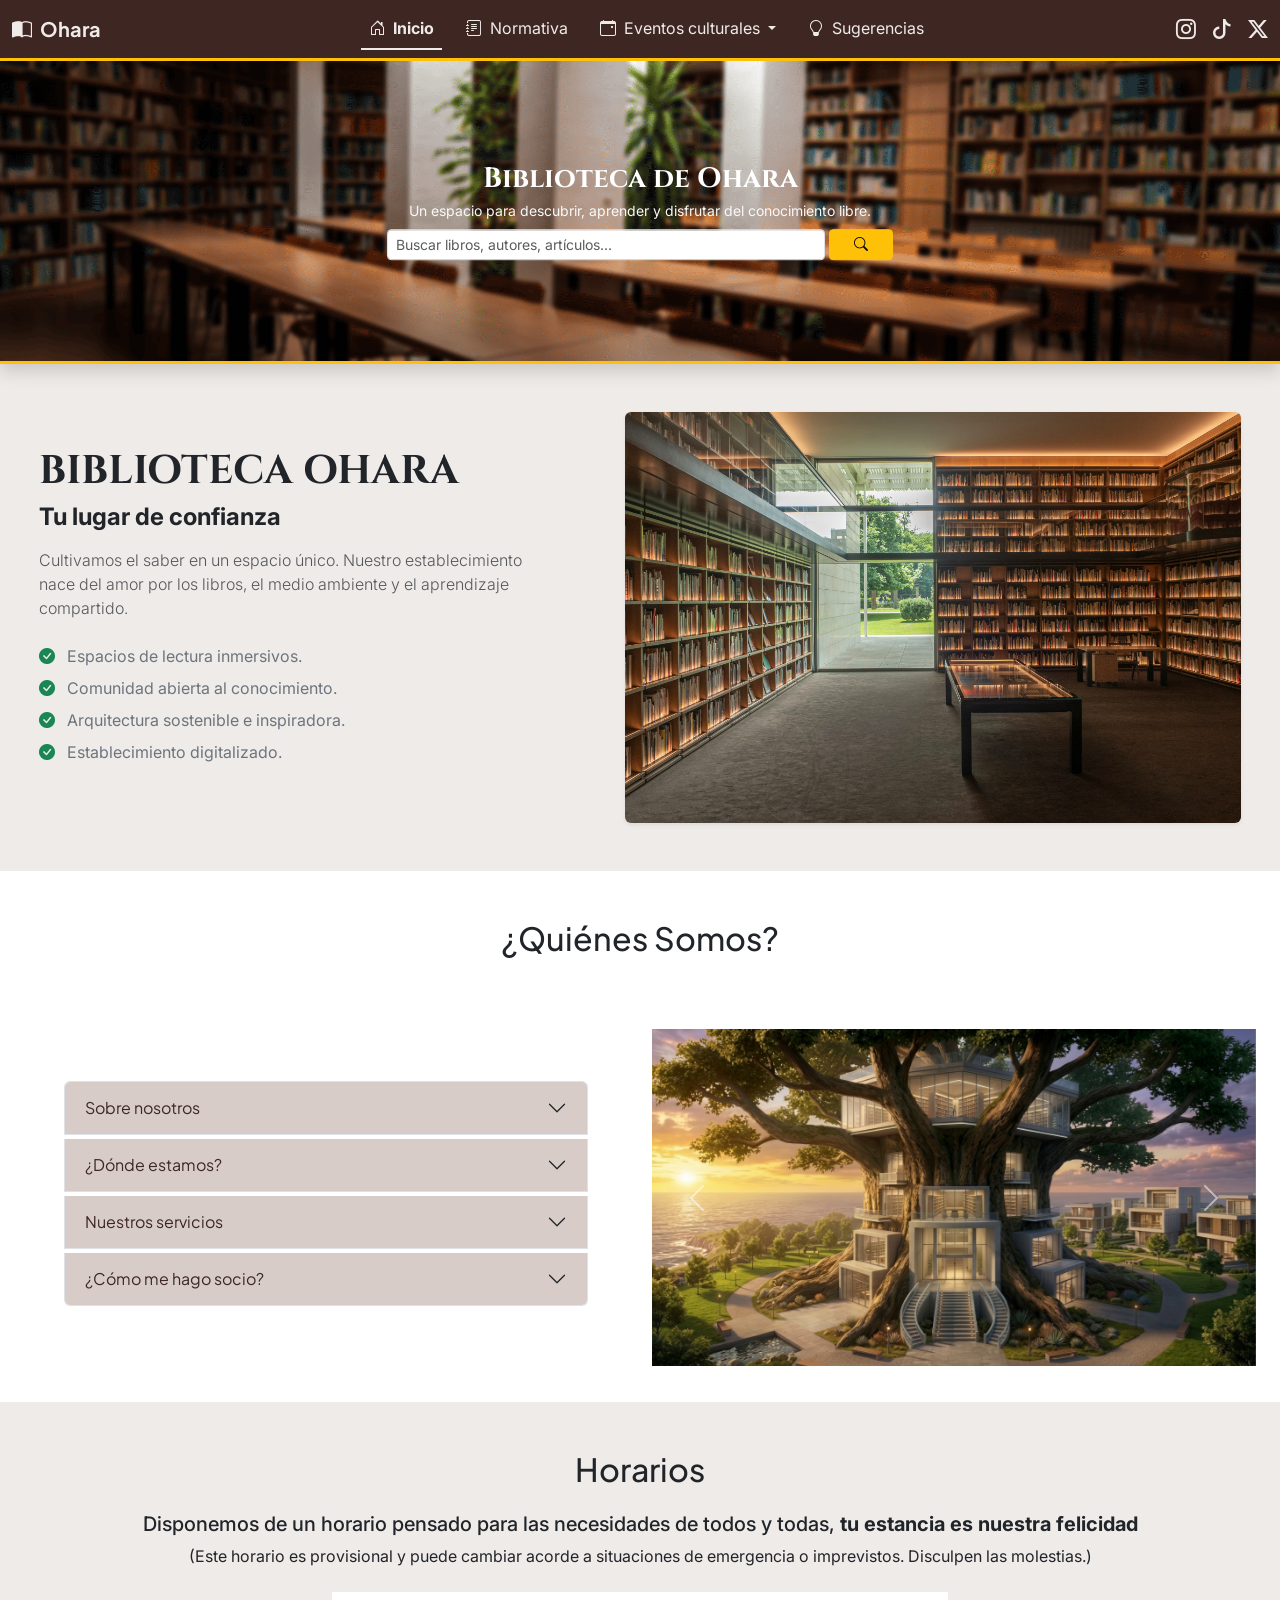
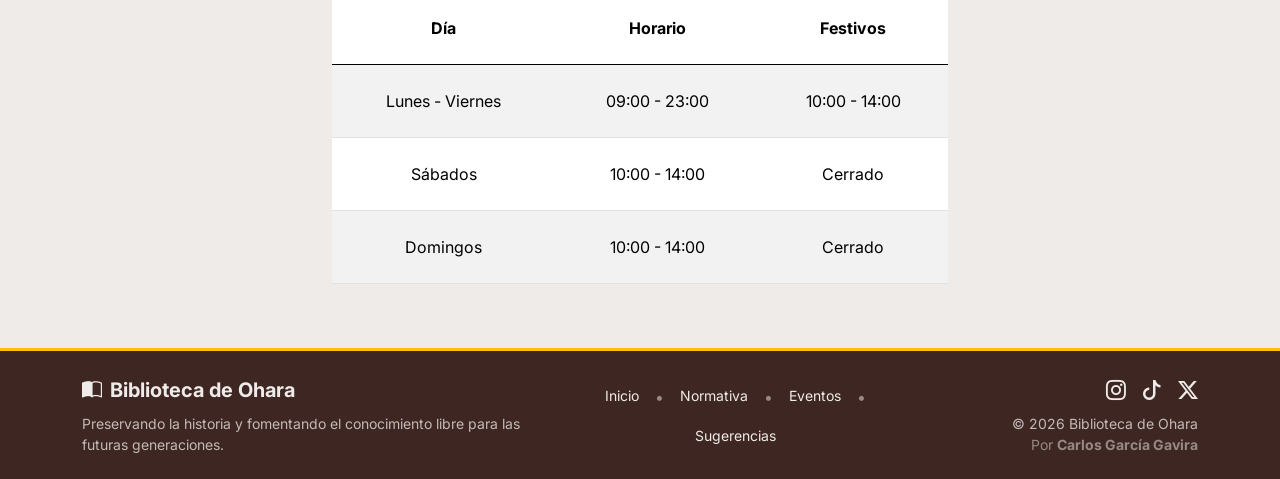
<file: index.html>
<!DOCTYPE html>
<html lang="es">

<head>
    <meta charset="UTF-8">
    <meta name="viewport" content="width=device-width, initial-scale=1.0">
    <title>Ohara - Biblioteca</title>
    <!-- Google Fonts: Inter, Plus Jakarta Sans & Cinzel -->
    <link rel="preconnect" href="https://fonts.googleapis.com">
    <link rel="preconnect" href="https://fonts.gstatic.com" crossorigin>
    <link
        href="https://fonts.googleapis.com/css2?family=Cinzel:wght@600;700&family=Inter:wght@400;500;600&family=Plus+Jakarta+Sans:wght@600;700&display=swap"
        rel="stylesheet">
    <!-- Bootstrap 5 -->
    <link href="https://cdn.jsdelivr.net/npm/bootstrap@5.3.3/dist/css/bootstrap.min.css" rel="stylesheet">
    <link rel="stylesheet" href="https://cdn.jsdelivr.net/npm/bootstrap-icons@1.11.3/font/bootstrap-icons.min.css">
    <link rel="stylesheet" href="css/custom.css">

</head>

<body class="d-flex flex-column min-vh-100">
    <!-- Navbar -->
    <nav class="navbar navbar-expand-lg sticky-top bg-color-marron-oscuro border-bottom border-3 border-warning">
        <div class="container-fluid">

            <!-- Logotipo -->
            <a class="navbar-brand text-color-marfil fw-bold fs-5 " href="#">
                <i class="bi bi-book-half me-2"></i>Ohara
            </a>

            <!-- Botón responsive -->
            <button class="navbar-toggler border-light py-1 shadow-none" type="button" data-bs-toggle="collapse"
                data-bs-target="#navbarSupportedContent" aria-controls="navbarSupportedContent" aria-expanded="false"
                aria-label="Toggle navigation">
                <i class="bi bi-list fs-3 text-color-marfil"></i>
            </button>

            <!-- Menú -->
            <div class="collapse navbar-collapse" id="navbarSupportedContent">
                <ul class="navbar-nav nav-underline mx-auto mb-2 mb-lg-0">
                    <li class="nav-item">
                        <a class="nav-link text-color-marfil fw-bold active" aria-current="page" href="index.html">
                            <i class="bi bi-house-door me-2"></i>Inicio
                        </a>
                    </li>
                    <li class="nav-item">
                        <a class="nav-link text-color-marfil" href="normativa.html">
                            <i class="bi bi-journal-text me-2"></i>Normativa
                        </a>
                    </li>
                    <li class="nav-item dropdown">
                        <a class="nav-link dropdown-toggle text-color-marfil" href="#" role="button"
                            data-bs-toggle="dropdown" aria-expanded="false">
                            <i class="bi bi-calendar-event me-2"></i>Eventos culturales
                        </a>
                        <ul class="dropdown-menu bg-color-marfil shadow">
                            <li>
                                <a class="dropdown-item texto-principal rounded" href="eventos-culturales.html">
                                    <i class="bi bi-calendar-event me-2"></i>Todos
                                </a>
                            </li>
                            <li>
                                <a class="dropdown-item texto-principal rounded" href="eventos/conferencias.html">
                                    <i class="bi bi-mic me-2"></i>Conferencias
                                </a>
                            </li>
                            <li>
                                <a class="dropdown-item texto-principal rounded" href="eventos/talleres.html">
                                    <i class="bi bi-tools me-2"></i>Talleres
                                </a>
                            </li>
                            <li>
                                <a class="dropdown-item texto-principal rounded" href="eventos/exposiciones.html">
                                    <i class="bi bi-collection me-2"></i>Exposiciones
                                </a>
                            </li>
                        </ul>
                    </li>
                    <li class="nav-item">
                        <a class="nav-link text-color-marfil" href="formulario-sugerencias.html">
                            <i class="bi bi-lightbulb me-2"></i>Sugerencias
                        </a>
                    </li>
                </ul>
                <!-- Redes sociales -->
                <div class="d-flex align-items-center gap-3 social-icons">
                    <a href="#" class="text-color-marfil fs-5" aria-label="Instagram">
                        <i class="bi bi-instagram"></i>
                    </a>
                    <a href="#" class="text-color-marfil fs-5" aria-label="TikTok">
                        <i class="bi bi-tiktok"></i>
                    </a>
                    <a href="#" class="text-color-marfil fs-5" aria-label="X">
                        <i class="bi bi-twitter-x"></i>
                    </a>
                </div>
            </div>
        </div>
    </nav>
    <!-- Cabecera -->
    <header>
        <!-- Imagen de cabecera compacta -->
        <div class="position-relative overflow-hidden shadow border-bottom border-3 border-warning">
            <img src="img/fondo-buscador.png" class="w-100 object-fit-cover" style="height: 300px;"
                alt="Biblioteca de Ohara">
            <div class="position-absolute top-50 start-50 translate-middle text-center text-white w-100 px-3">
                <h1 class="fw-bold mb-1 fs-3 fs-md-2">Biblioteca de Ohara</h1>
                <p class="d-none d-md-block small mb-2 text-light">
                    Un espacio para descubrir, aprender y disfrutar del conocimiento libre.
                </p>

                <!-- Buscador compacto -->
                <div class="row justify-content-center">
                    <div class="col-12 col-md-8 col-lg-5">
                        <div class="d-flex gap-1">
                            <input type="search" class="form-control form-control-sm"
                                placeholder="Buscar libros, autores, artículos..." aria-label="Buscar">
                            <button class="btn btn-warning btn-sm text-black fw-bold px-4 d-flex align-items-center"
                                type="button">
                                <i class="bi bi-search"></i>
                            </button>
                        </div>
                    </div>
                </div>
            </div>
        </div>
    </header>

    <!-- Contenido principal -->
    <main class="fondo-marfil texto-marron-oscuro">
        <div class="container-fluid py-4 bg-color-marfil">
            <div class="row align-items-center py-4">
                <div class="col-lg-5 mx-auto">
                    <h1 class="text-uppercase fw-bold mb-2">Biblioteca Ohara</h1>
                    <h4 class="fw-bold mb-3">Tu lugar de confianza</h4>
                    <p class="text-muted mb-4 lead fs-6">
                        Cultivamos el saber en un espacio único. Nuestro establecimiento nace del amor por los libros,
                        el
                        medio ambiente y el aprendizaje compartido.
                    </p>
                    <ul class="list-unstyled text-secondary mb-4 d-md-flex d-lg-block gap-3 px-md-4 px-lg-0">
                        <li class="mb-2"><i class="bi bi-check-circle-fill text-success me-2"></i> Espacios de
                            lectura inmersivos.</li>
                        <li class="mb-2"><i class="bi bi-check-circle-fill text-success me-2"></i> Comunidad abierta
                            al conocimiento.</li>
                        <li class="mb-2"><i class="bi bi-check-circle-fill text-success me-2"></i> Arquitectura
                            sostenible e inspiradora.</li>
                        <li class="mb-2"><i class="bi bi-check-circle-fill text-success me-2"></i> Establecimiento
                            digitalizado.</li>
                    </ul>
                </div>

                <!-- Imagen centrada horizontalmente en su columna -->
                <div class="col-md-6 d-flex justify-content-center mx-auto">
                    <img src="img/background.jpg" alt="Árbol de libros"
                        class="img-fluid rounded shadow-sm w-100 object-fit-cover">
                </div>

            </div>
        </div>

        <!-- QUIENES SOMOS -->
        <div class="container-fluid py-4 bg-white">
            <div class="row justify-content-center">
                <h2 class="m-4 text-center">¿Quiénes Somos?</h2>

                <div class="row justify-content-center align-items-start g-4">

                    <div class="col-12 col-md-10 col-lg-6 p-lg-5 p-0"> 
                        <div class="accordion mb-4" id="accordionExample">

                            <!-- ITEM 1 -->
                            <div class="accordion-item m-1">
                                <h2 class="accordion-header">
                                    <button
                                        class="accordion-button collapsed bg-color-beige-rosado text-color-marron-oscuro"
                                        type="button" data-bs-toggle="collapse" data-bs-target="#collapseOne"
                                        aria-expanded="false" aria-controls="collapseOne"
                                        style="--bs-accordion-active-bg: #ffffff; box-shadow: none;">
                                        Sobre nosotros
                                    </button>
                                </h2>
                                <div id="collapseOne" class="accordion-collapse collapse">
                                    <div class="accordion-body">
                                        Somos los predicadores del conocimiento. Nacimos con la idea de recolectar el
                                        saber
                                        humano y otorgarlo a las
                                        generaciones futuras con el fin de <b>aprender</b> y <b>saber</b>.
                                        <br>
                                        <br>
                                        Aquí podrás encontrar todos los libros en cualquier idioma que tú busques y de
                                        cualquier
                                        editorial.
                                        Contamos con unas instalaciones sostenibles y digitalizadas para que su estancia
                                        sea
                                        agradable y natural.
                                    </div>
                                </div>
                            </div>

                            <!-- ITEM 2 -->
                            <div class="accordion-item m-1">
                                <h2 class="accordion-header">
                                    <button
                                        class="accordion-button collapsed bg-color-beige-rosado text-color-marron-oscuro"
                                        type="button" data-bs-toggle="collapse" data-bs-target="#collapseTwo"
                                        aria-expanded="false" aria-controls="collapseTwo"
                                        style="--bs-accordion-active-bg: #ffffff; box-shadow: none;">
                                        ¿Dónde estamos?
                                    </button>
                                </h2>
                                <div id="collapseTwo" class="accordion-collapse collapse">
                                    <div class="accordion-body">
                                        Nos puedes encontrar en <b> c/ Ohara</b> del <b>distrito 17</b>. Estamos
                                        ubicados
                                        frente
                                        al ayuntamiento municipal
                                        en una zona cercana al mar para que tus vistas por la ventana no sean de coches
                                        y
                                        ruido,
                                        sino de las tranquilas olas del mar agitándose
                                        a lo lejos.
                                    </div>
                                </div>
                            </div>

                            <!-- ITEM 3 -->
                            <div class="accordion-item m-1">
                                <h2 class="accordion-header">
                                    <button
                                        class="accordion-button collapsed bg-color-beige-rosado text-color-marron-oscuro"
                                        type="button" data-bs-toggle="collapse" data-bs-target="#collapseThree"
                                        aria-expanded="false" aria-controls="collapseThree"
                                        style="--bs-accordion-active-bg: #ffffff; box-shadow: none;">
                                        Nuestros servicios
                                    </button>
                                </h2>
                                <div id="collapseThree" class="accordion-collapse collapse">
                                    <div class="accordion-body">
                                        <ul class="list-unstyled mb-0">
                                            <li class="mb-2">
                                                <i class="bi bi-book"></i> <b>Préstamos: </b>
                                                Ofrecemos préstamos totalmente flexibles a todo tipo de libros.
                                            </li>
                                            <li class="mb-2">
                                                <i class="bi bi-cup"></i> <b>Áreas de descanso: </b>
                                                Disfruta de una estancia cómoda y agradable en tu nueva zona de comfort,
                                                donde leer, estudiar o trabajar se hace liviano.
                                            </li>
                                            <li class="mb-2">
                                                <i class="bi bi-tablet"></i> <b>E-Books digitales: </b>
                                                Descarga tu contenido favorito desde casa.
                                            </li>
                                            <li class="mb-2">
                                                <i class="bi bi-wifi"></i> <b>WiFi Gratuito: </b>
                                                Conexión gratuita en todo el edificio y más de 15 equipos listos para
                                                ti.
                                            </li>
                                            <li>
                                                <i class="bi bi-star"></i> <b>Mucho más: </b>
                                                Descubre mucho más visitándonos. ¡Te esperamos!
                                            </li>
                                        </ul>
                                    </div>
                                </div>
                            </div>

                            <!-- ITEM 4 -->
                            <div class="accordion-item m-1">
                                <h2 class="accordion-header">
                                    <button
                                        class="accordion-button collapsed bg-color-beige-rosado text-color-marron-oscuro"
                                        type="button" data-bs-toggle="collapse" data-bs-target="#collapseFour"
                                        aria-expanded="false" aria-controls="collapseFour"
                                        style="--bs-accordion-active-bg: #ffffff; box-shadow: none;">
                                        ¿Cómo me hago socio?
                                    </button>
                                </h2>
                                <div id="collapseFour" class="accordion-collapse collapse">
                                    <div class="accordion-body">
                                        Para saber cómo te puedes hacer socio consulta el <a href="formulario-sugerencias.html">formulario</a>
                                    </div>
                                </div>
                            </div>
                        </div>
                    </div>

                    <!-- Carrusel -->
                    <div class="col-12 col-md-10 col-lg-6"> 
                        <div id="carouselExampleFade" class="carousel slide carousel-fade position-relative w-100">
                            <div class="carousel-inner">
                                <div class="carousel-item active">
                                    <img src="img/carousel_1.jpg" class="d-block w-100">
                                </div>
                                <div class="carousel-item">
                                    <img src="img/carousel_2.jpg" class="d-block w-100">
                                </div>
                                <div class="carousel-item">
                                    <img src="img/carousel_3.jpg" class="d-block w-100" alt="...">
                                </div>
                            </div>
                            <button class="carousel-control-prev" type="button" data-bs-target="#carouselExampleFade"
                                data-bs-slide="prev">
                                <span class="carousel-control-prev-icon" aria-hidden="true"></span>
                                <span class="visually-hidden">Previous</span>
                            </button>
                            <button class="carousel-control-next" type="button" data-bs-target="#carouselExampleFade"
                                data-bs-slide="next">
                                <span class="carousel-control-next-icon" aria-hidden="true"></span>
                                <span class="visually-hidden">Next</span>
                            </button>
                        </div>
                    </div>
                </div>
            </div>
        </div>
        
        <!-- TABLA -->
        <div class="container-fluid py-4 bg-color-marfil mb-4"> 
            <div class="row justify-content-center align-items-center text-center">
                <h2 class="m-4">Horarios</h2>
                <h5>Disponemos de un horario pensado para las necesidades de todos y todas,
                    <b>tu estancia es nuestra felicidad</b>
                </h5>
                <p class="mb-4">(Este horario es provisional y puede cambiar acorde a situaciones de emergencia o
                    imprevistos. Disculpen las molestias.)</p>
                <div class="col col-12 col-md-10 col-lg-8 col-xl-6">
                    <table class="table table-striped col-12 col-md-10 col-lg-8 mx-auto">
                        <thead>
                            <tr>
                                <th class="py-2 py-md-3 py-lg-4 border-bottom border-black">Día</th>
                                <th class="py-2 py-md-3 py-lg-4 border-bottom border-black">Horario</th>
                                <th class="py-2 py-md-3 py-lg-4 border-bottom border-black">Festivos</th>
                            </tr>
                        </thead>
                        <tbody>
                            <tr>
                                <td class="py-2 py-md-3 py-lg-4">Lunes - Viernes</td>
                                <td class="py-2 py-md-3 py-lg-4">09:00 - 23:00</td>
                                <td class="py-2 py-md-3 py-lg-4">10:00 - 14:00</td>
                            </tr>
                            <tr>
                                <td class="py-2 py-md-3 py-lg-4">Sábados</td>
                                <td class="py-2 py-md-3 py-lg-4">10:00 - 14:00</td>
                                <td class="py-2 py-md-3 py-lg-4">Cerrado</td>
                            </tr>
                            <tr>
                                <td class="py-2 py-md-3 py-lg-4">Domingos</td>
                                <td class="py-2 py-md-3 py-lg-4">10:00 - 14:00</td>
                                <td class="py-2 py-md-3 py-lg-4">Cerrado</td>
                            </tr>
                        </tbody>
                    </table>
                </div>

            </div>
        </div>
    </main>

    <!-- Pie de página (Footer) -->
    <footer class="mt-auto bg-color-marron-oscuro text-color-marfil border-top border-3 border-warning py-4">
        <div class="container">
            <div class="row g-4 align-items-center">

                <!-- Columna 1: Info e Identidad -->
                <div class="col-12 col-md-5 text-center text-md-start">
                    <a class="text-color-marfil fw-bold fs-5 text-decoration-none d-inline-flex align-items-center mb-2"
                        href="#">
                        <i class="bi bi-book-half me-2 text-color-marfil"></i>Biblioteca de Ohara
                    </a>
                    <p class="small text-color-marfil opacity-75 mb-0">
                        Preservando la historia y fomentando el conocimiento libre para las futuras generaciones.
                    </p>
                </div>

                <!-- Columna 2: Enlaces rápidos -->
                <div class="col-12 col-md-4 text-center">
                    <div class="d-flex flex-wrap justify-content-center gap-2 gap-sm-3">
                        <a href="#" class="text-color-marfil text-decoration-none small">Inicio</a>
                        <span class="opacity-50 d-none d-sm-inline">•</span>
                        <a href="normativa.html" class="text-color-marfil text-decoration-none small">Normativa</a>
                        <span class="opacity-50 d-none d-sm-inline">•</span>
                        <a href="eventos-culturales.html"
                            class="text-color-marfil text-decoration-none small">Eventos</a>
                        <span class="opacity-50 d-none d-sm-inline">•</span>
                        <a href="formulario-sugerencias.html"
                            class="text-color-marfil text-decoration-none small">Sugerencias</a>
                    </div>
                </div>

                <!-- Columna 3: Redes Sociales y Firma -->
                <div class="col-12 col-md-3 text-center text-md-end">
                    <div class="d-flex justify-content-center justify-content-md-end gap-3 social-icons mb-2">
                        <a href="#" class="text-color-marfil fs-5" aria-label="Instagram">
                            <i class="bi bi-instagram"></i>
                        </a>
                        <a href="#" class="text-color-marfil fs-5" aria-label="TikTok">
                            <i class="bi bi-tiktok"></i>
                        </a>
                        <a href="#" class="text-color-marfil fs-5" aria-label="X">
                            <i class="bi bi-twitter-x"></i>
                        </a>
                    </div>
                    <small class="opacity-75 d-block">&copy; 2026 Biblioteca de Ohara</small>
                    <small class="opacity-50 d-block">Por <strong>Carlos García Gavira</strong></small>
                </div>

            </div>
        </div>
    </footer>

    <script src="https://cdn.jsdelivr.net/npm/bootstrap@5.3.3/dist/js/bootstrap.bundle.min.js"></script>

</body>

</html>
</file>
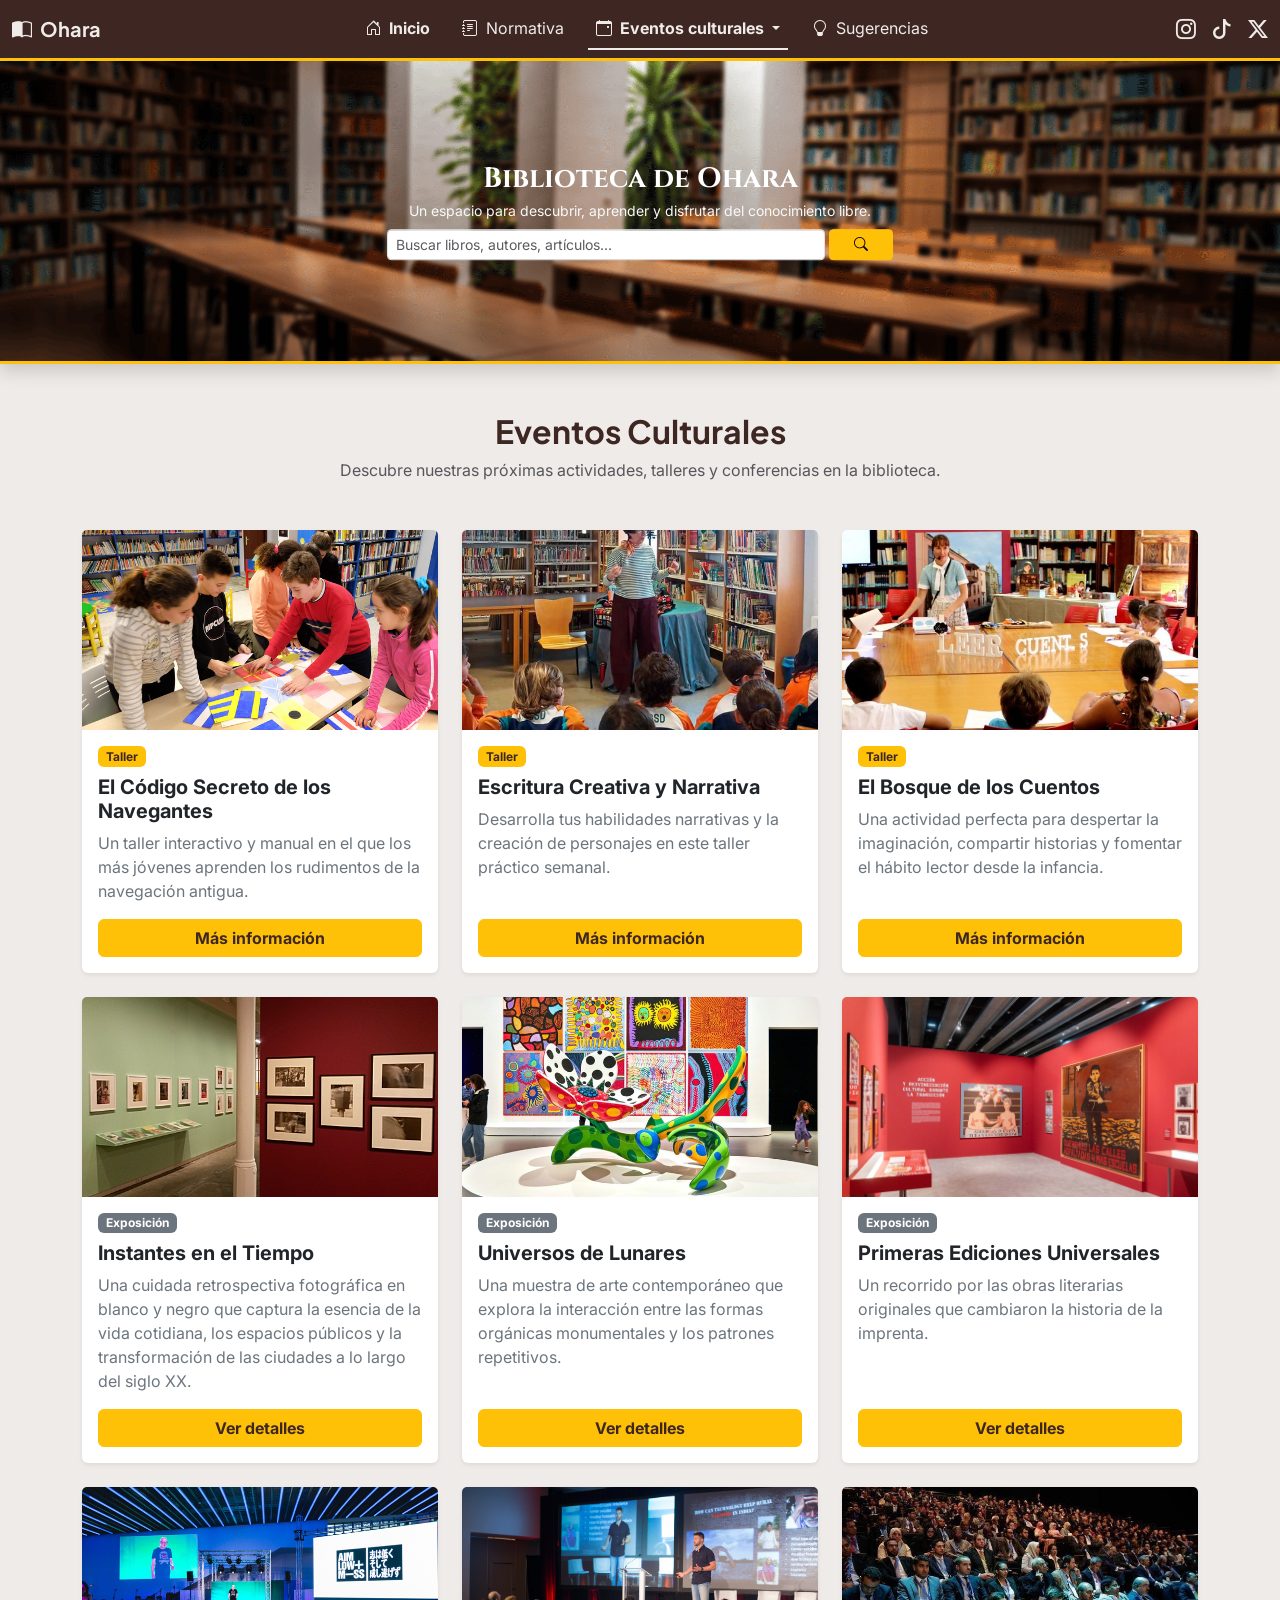
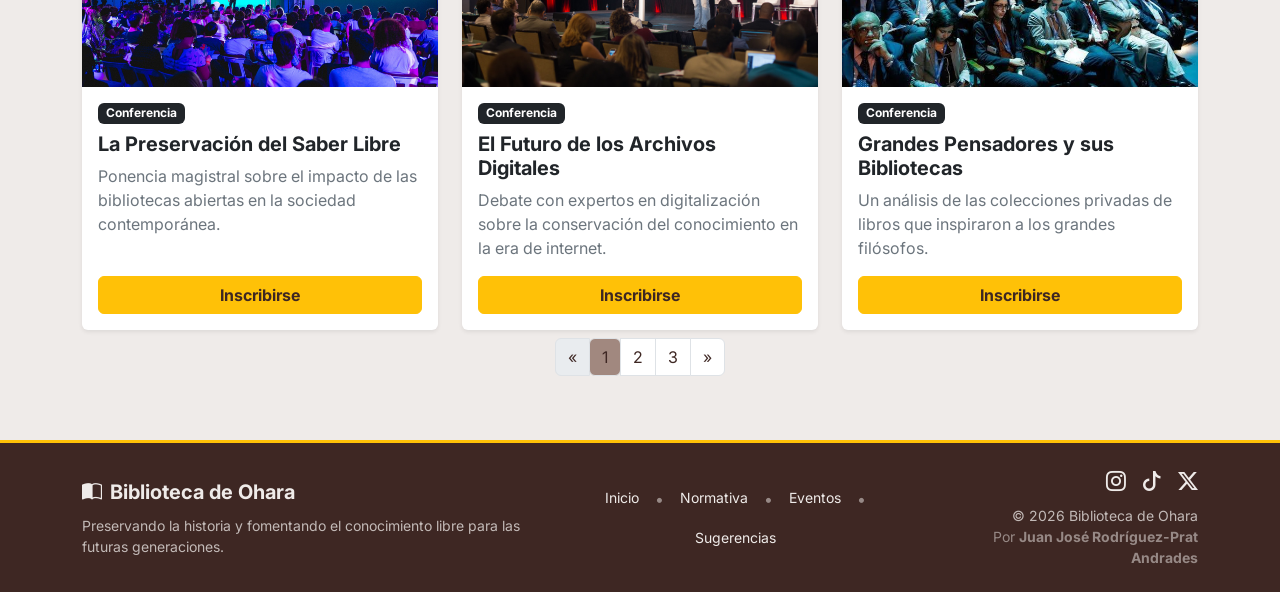
<file: eventos-culturales.html>
<!DOCTYPE html>
<html lang="es">

<head>
    <meta charset="UTF-8">
    <meta name="viewport" content="width=device-width, initial-scale=1.0">
    <title>Ohara - Eventos Culturales</title>
    <!-- Google Fonts: Inter, Plus Jakarta Sans & Cinzel -->
    <link rel="preconnect" href="https://fonts.googleapis.com">
    <link rel="preconnect" href="https://fonts.gstatic.com" crossorigin>
    <link
        href="https://fonts.googleapis.com/css2?family=Cinzel:wght@600;700&family=Inter:wght@400;500;600&family=Plus+Jakarta+Sans:wght@600;700&display=swap"
        rel="stylesheet">
    <!-- Bootstrap 5 -->
    <link href="https://cdn.jsdelivr.net/npm/bootstrap@5.3.3/dist/css/bootstrap.min.css" rel="stylesheet">
    <link rel="stylesheet" href="https://cdn.jsdelivr.net/npm/bootstrap-icons@1.11.3/font/bootstrap-icons.min.css">
    <link rel="stylesheet" href="css/custom.css">

</head>

<body class="d-flex flex-column min-vh-100">
    <!-- Navbar -->
    <nav class="navbar navbar-expand-lg sticky-top bg-color-marron-oscuro border-bottom border-3 border-warning">
        <div class="container-fluid">

            <!-- Logotipo -->
            <a class="navbar-brand text-color-marfil fw-bold fs-5 " href="#">
                <i class="bi bi-book-half me-2"></i>Ohara
            </a>

            <!-- Botón responsive -->
            <button class="navbar-toggler border-light py-1 shadow-none" type="button" data-bs-toggle="collapse"
                data-bs-target="#navbarSupportedContent" aria-controls="navbarSupportedContent" aria-expanded="false"
                aria-label="Toggle navigation">
                <i class="bi bi-list fs-3 text-color-marfil"></i>
            </button>

            <!-- Menú -->
            <div class="collapse navbar-collapse" id="navbarSupportedContent">
                <ul class="navbar-nav nav-underline mx-auto mb-2 mb-lg-0">
                    <li class="nav-item">
                        <a class="nav-link text-color-marfil fw-bold" aria-current="page" href="index.html">
                            <i class="bi bi-house-door me-2"></i>Inicio
                        </a>
                    </li>
                    <li class="nav-item">
                        <a class="nav-link text-color-marfil" href="normativa.html">
                            <i class="bi bi-journal-text me-2"></i>Normativa
                        </a>
                    </li>
                    <li class="nav-item dropdown">
                        <a class="nav-link active dropdown-toggle text-color-marfil" href="#" role="button"
                            data-bs-toggle="dropdown" aria-expanded="false">
                            <i class="bi bi-calendar-event me-2"></i>Eventos culturales
                        </a>
                        <ul class="dropdown-menu bg-color-marfil shadow">
                            <li>
                                <a class="dropdown-item texto-principal rounded" href="eventos-culturales.html">
                                    <i class="bi bi-calendar-event me-2"></i>Todos
                                </a>
                            </li>
                            <li>
                                <a class="dropdown-item texto-principal rounded" href="eventos/conferencias.html">
                                    <i class="bi bi-mic me-2"></i>Conferencias
                                </a>
                            </li>
                            <li>
                                <a class="dropdown-item texto-principal rounded" href="eventos/talleres.html">
                                    <i class="bi bi-tools me-2"></i>Talleres
                                </a>
                            </li>
                            <li>
                                <a class="dropdown-item texto-principal rounded" href="eventos/exposiciones.html">
                                    <i class="bi bi-collection me-2"></i>Exposiciones
                                </a>
                            </li>
                        </ul>
                    </li>
                    <li class="nav-item">
                        <a class="nav-link text-color-marfil" href="formulario-sugerencias.html">
                            <i class="bi bi-lightbulb me-2"></i>Sugerencias
                        </a>
                    </li>
                </ul>
                <!-- Redes sociales -->
                <div class="d-flex align-items-center gap-3 social-icons">
                    <a href="#" class="text-color-marfil fs-5" aria-label="Instagram">
                        <i class="bi bi-instagram"></i>
                    </a>
                    <a href="#" class="text-color-marfil fs-5" aria-label="TikTok">
                        <i class="bi bi-tiktok"></i>
                    </a>
                    <a href="#" class="text-color-marfil fs-5" aria-label="X">
                        <i class="bi bi-twitter-x"></i>
                    </a>
                </div>
            </div>
        </div>
    </nav>
    <!-- Cabecera -->
    <header>
        <!-- Imagen de cabecera compacta -->
        <div class="position-relative overflow-hidden shadow border-bottom border-3 border-warning">
            <img src="img/fondo-buscador.png" class="w-100 object-fit-cover" style="height: 300px;"
                alt="Biblioteca de Ohara">
            <div class="position-absolute top-50 start-50 translate-middle text-center text-white w-100 px-3">
                <h1 class="fw-bold mb-1 fs-3 fs-md-2">Biblioteca de Ohara</h1>
                <p class="d-none d-md-block small mb-2 text-light">
                    Un espacio para descubrir, aprender y disfrutar del conocimiento libre.
                </p>

                <!-- Buscador compacto -->
                <div class="row justify-content-center">
                    <div class="col-12 col-md-8 col-lg-5">
                        <div class="d-flex gap-1">
                            <input type="search" class="form-control form-control-sm"
                                placeholder="Buscar libros, autores, artículos..." aria-label="Buscar">
                            <button class="btn btn-warning btn-sm text-black fw-bold px-4 d-flex align-items-center"
                                type="button">
                                <i class="bi bi-search"></i>
                            </button>
                        </div>
                    </div>
                </div>
            </div>
        </div>
    </header>

    <!-- Contenido principal -->
    <main class="fondo-marfil texto-marron-oscuro py-5">
        <div class="container">

            <!-- Título de la sección -->
            <div class="text-center mb-5">
                <h2 class="fw-bold fs-2 text-color-marron-oscuro">Eventos Culturales</h2>
                <p class="text-muted">Descubre nuestras próximas actividades, talleres y conferencias en la biblioteca.
                </p>
            </div>

            <!-- Grid de Cards -->
            <div class="row g-4">

                <!-- Talleres 1 -->
                <div class="col-12 col-md-6 col-lg-4">
                    <div class="card h-100 shadow-sm border-0">
                        <img src="img/eventos/talleres/taller1.png" class="card-img-top object-fit-cover"
                            style="height: 200px;" alt="Taller de Restauración">
                        <div class="card-body d-flex flex-column">
                            <span class="badge bg-warning text-color-marron-oscuro mb-2 align-self-start">Taller</span>
                            <h5 class="card-title fw-bold">El Código Secreto de los Navegantes</h5>
                            <p class="card-text text-secondary flex-grow-1">
                                Un taller interactivo y manual en el que los más jóvenes aprenden los rudimentos de la
                                navegación antigua.
                            </p>
                            <a href="#" class="btn btn-warning text-color-marron-oscuro fw-bold mt-auto">Más información</a>
                        </div>
                    </div>
                </div>

                <!-- Talleres 2 -->
                <div class="col-12 col-md-6 col-lg-4">
                    <div class="card h-100 shadow-sm border-0">
                        <img src="img/eventos/talleres/taller2.png" class="card-img-top object-fit-cover"
                            style="height: 200px;" alt="Taller de Escritura">
                        <div class="card-body d-flex flex-column">
                            <span class="badge bg-warning text-color-marron-oscuro mb-2 align-self-start">Taller</span>
                            <h5 class="card-title fw-bold">Escritura Creativa y Narrativa</h5>
                            <p class="card-text text-secondary flex-grow-1">
                                Desarrolla tus habilidades narrativas y la creación de personajes en este taller
                                práctico semanal.
                            </p>
                            <a href="#" class="btn btn-warning text-color-marron-oscuro fw-bold mt-auto">Más información</a>
                        </div>
                    </div>
                </div>

                <!-- Talleres 3 -->
                <div class="col-12 col-md-6 col-lg-4">
                    <div class="card h-100 shadow-sm border-0">
                        <img src="img/eventos/talleres/taller3.png" class="card-img-top object-fit-cover"
                            style="height: 200px;" alt="Taller de Caligrafía">
                        <div class="card-body d-flex flex-column">
                            <span class="badge bg-warning text-color-marron-oscuro mb-2 align-self-start">Taller</span>
                            <h5 class="card-title fw-bold">El Bosque de los Cuentos</h5>
                            <p class="card-text text-secondary flex-grow-1">
                                Una actividad perfecta para despertar la imaginación, compartir historias y fomentar el
                                hábito lector desde la infancia.
                            </p>
                            <a href="#" class="btn btn-warning text-color-marron-oscuro fw-bold mt-auto">Más información</a>
                        </div>
                    </div>
                </div>

                <!-- Exposición 1 -->
                <div class="col-12 col-md-6 col-lg-4">
                    <div class="card h-100 shadow-sm border-0">
                        <img src="img/eventos/exposiciones/expo1.png" class="card-img-top object-fit-cover"
                            style="height: 200px;" alt="Exposición de Mapas">
                        <div class="card-body d-flex flex-column">
                            <span class="badge bg-secondary mb-2 align-self-start">Exposición</span>
                            <h5 class="card-title fw-bold">Instantes en el Tiempo</h5>
                            <p class="card-text text-secondary flex-grow-1">
                                Una cuidada retrospectiva fotográfica en blanco y negro que captura la esencia de la
                                vida cotidiana, los espacios públicos
                                y la transformación de las ciudades a lo largo del siglo XX.
                            </p>
                            <a href="#" class="btn btn-warning text-color-marron-oscuro fw-bold mt-auto">Ver detalles</a>
                        </div>
                    </div>
                </div>

                <!-- Exposición 2 -->
                <div class="col-12 col-md-6 col-lg-4">
                    <div class="card h-100 shadow-sm border-0">
                        <img src="img/eventos/exposiciones/expo2.png" class="card-img-top object-fit-cover"
                            style="height: 200px;" alt="Exposición Manuscritos">
                        <div class="card-body d-flex flex-column">
                            <span class="badge bg-secondary mb-2 align-self-start">Exposición</span>
                            <h5 class="card-title fw-bold">Universos de Lunares</h5>
                            <p class="card-text text-secondary flex-grow-1">
                                Una muestra de arte contemporáneo que explora la interacción entre las formas orgánicas
                                monumentales y los patrones repetitivos.
                            </p>
                            <a href="#" class="btn btn-warning text-color-marron-oscuro fw-bold mt-auto">Ver detalles</a>
                        </div>
                    </div>
                </div>

                <!-- Exposición 3 -->
                <div class="col-12 col-md-6 col-lg-4">
                    <div class="card h-100 shadow-sm border-0">
                        <img src="img/eventos/exposiciones/expo3.png" class="card-img-top object-fit-cover"
                            style="height: 200px;" alt="Exposición Primeras Ediciones">
                        <div class="card-body d-flex flex-column">
                            <span class="badge bg-secondary mb-2 align-self-start">Exposición</span>
                            <h5 class="card-title fw-bold">Primeras Ediciones Universales</h5>
                            <p class="card-text text-secondary flex-grow-1">Un recorrido por las obras literarias
                                originales que cambiaron la historia de la imprenta.</p>
                            <a href="#" class="btn btn-warning text-color-marron-oscuro fw-bold mt-auto">Ver detalles</a>
                        </div>
                    </div>
                </div>

                <!-- Conferencia 1 -->
                <div class="col-12 col-md-6 col-lg-4">
                    <div class="card h-100 shadow-sm border-0">
                        <img src="img/eventos/conferencias/conf1.png" class="card-img-top object-fit-cover"
                            style="height: 200px;" alt="Conferencia Historia">
                        <div class="card-body d-flex flex-column">
                            <span class="badge bg-dark mb-2 align-self-start">Conferencia</span>
                            <h5 class="card-title fw-bold">La Preservación del Saber Libre</h5>
                            <p class="card-text text-secondary flex-grow-1">Ponencia magistral sobre el impacto de las
                                bibliotecas abiertas en la sociedad contemporánea.</p>
                            <a href="#" class="btn btn-warning text-color-marron-oscuro fw-bold mt-auto">Inscribirse</a>
                        </div>
                    </div>
                </div>

                <!-- Conferencia 2 -->
                <div class="col-12 col-md-6 col-lg-4">
                    <div class="card h-100 shadow-sm border-0">
                        <img src="img/eventos/conferencias/conf2.png" class="card-img-top object-fit-cover"
                            style="height: 200px;" alt="Conferencia Archivos Digitales">
                        <div class="card-body d-flex flex-column">
                            <span class="badge bg-dark mb-2 align-self-start">Conferencia</span>
                            <h5 class="card-title fw-bold">El Futuro de los Archivos Digitales</h5>
                            <p class="card-text text-secondary flex-grow-1">Debate con expertos en digitalización sobre
                                la conservación del conocimiento en la era de internet.</p>
                            <a href="#" class="btn btn-warning text-color-marron-oscuro fw-bold mt-auto">Inscribirse</a>
                        </div>
                    </div>
                </div>

                <!-- Conferencia 3 -->
                <div class="col-12 col-md-6 col-lg-4">
                    <div class="card h-100 shadow-sm border-0">
                        <img src="img/eventos/conferencias/conf3.png" class="card-img-top object-fit-cover"
                            style="height: 200px;" alt="Conferencia Filosofía">
                        <div class="card-body d-flex flex-column">
                            <span class="badge bg-dark mb-2 align-self-start">Conferencia</span>
                            <h5 class="card-title fw-bold">Grandes Pensadores y sus Bibliotecas</h5>
                            <p class="card-text text-secondary flex-grow-1">Un análisis de las colecciones privadas de
                                libros que inspiraron a los grandes filósofos.</p>
                            <a href="#" class="btn btn-warning text-color-marron-oscuro fw-bold mt-auto">Inscribirse</a>
                        </div>
                    </div>
                </div>

            </div>
        </div>
        <!-- Paginado -->
        <nav aria-label="Page navigation example" class="my-2">
            <ul class="pagination justify-content-center">
                <li class="page-item disabled">
                    <a class="page-link text-color-marron-oscuro" href="#" tabindex="-1"><span
                            aria-hidden="true">&laquo;</span></a>
                </li>
                <li class="page-item"><a class="page-link text-color-marron-oscuro bg-color-marron-suave rounded-2"
                        href="#">1</a></li>
                <li class="page-item"><a class="page-link text-color-marron-oscuro" href="#">2</a></li>
                <li class="page-item"><a class="page-link text-color-marron-oscuro" href="#">3</a></li>
                <li class="page-item">
                    <a class="page-link text-color-marron-oscuro" href="#"><span aria-hidden="true">&raquo;</span></a>
                </li>
            </ul>
        </nav>
    </main>

    <!-- Pie de página (Footer) -->
    <footer class="mt-auto bg-color-marron-oscuro text-color-marfil border-top border-3 border-warning py-4">
        <div class="container">
            <div class="row g-4 align-items-center">

                <!-- Columna 1: Info e Identidad -->
                <div class="col-12 col-md-5 text-center text-md-start">
                    <a class="text-color-marfil fw-bold fs-5 text-decoration-none d-inline-flex align-items-center mb-2"
                        href="#">
                        <i class="bi bi-book-half me-2 text-color-marfil"></i>Biblioteca de Ohara
                    </a>
                    <p class="small text-color-marfil opacity-75 mb-0">
                        Preservando la historia y fomentando el conocimiento libre para las futuras generaciones.
                    </p>
                </div>

                <!-- Columna 2: Enlaces rápidos -->
                <div class="col-12 col-md-4 text-center">
                    <div class="d-flex flex-wrap justify-content-center gap-2 gap-sm-3">
                        <a href="index.html" class="text-color-marfil text-decoration-none small">Inicio</a>
                        <span class="opacity-50 d-none d-sm-inline">•</span>
                        <a href="normativa.html" class="text-color-marfil text-decoration-none small">Normativa</a>
                        <span class="opacity-50 d-none d-sm-inline">•</span>
                        <a href="eventos-culturales.html"
                            class="text-color-marfil text-decoration-none small">Eventos</a>
                        <span class="opacity-50 d-none d-sm-inline">•</span>
                        <a href="formulario-sugerencias.html"
                            class="text-color-marfil text-decoration-none small">Sugerencias</a>
                    </div>
                </div>

                <!-- Columna 3: Redes Sociales y Firma -->
                <div class="col-12 col-md-3 text-center text-md-end">
                    <div class="d-flex justify-content-center justify-content-md-end gap-3 social-icons mb-2">
                        <a href="#" class="text-color-marfil fs-5" aria-label="Instagram">
                            <i class="bi bi-instagram"></i>
                        </a>
                        <a href="#" class="text-color-marfil fs-5" aria-label="TikTok">
                            <i class="bi bi-tiktok"></i>
                        </a>
                        <a href="#" class="text-color-marfil fs-5" aria-label="X">
                            <i class="bi bi-twitter-x"></i>
                        </a>
                    </div>
                    <small class="opacity-75 d-block">&copy; 2026 Biblioteca de Ohara</small>
                    <small class="opacity-50 d-block">Por <strong>Juan José Rodríguez-Prat Andrades</strong></small>
                </div>

            </div>
        </div>
    </footer>

    <script src="https://cdn.jsdelivr.net/npm/bootstrap@5.3.3/dist/js/bootstrap.bundle.min.js"></script>

</body>

</html>
</file>
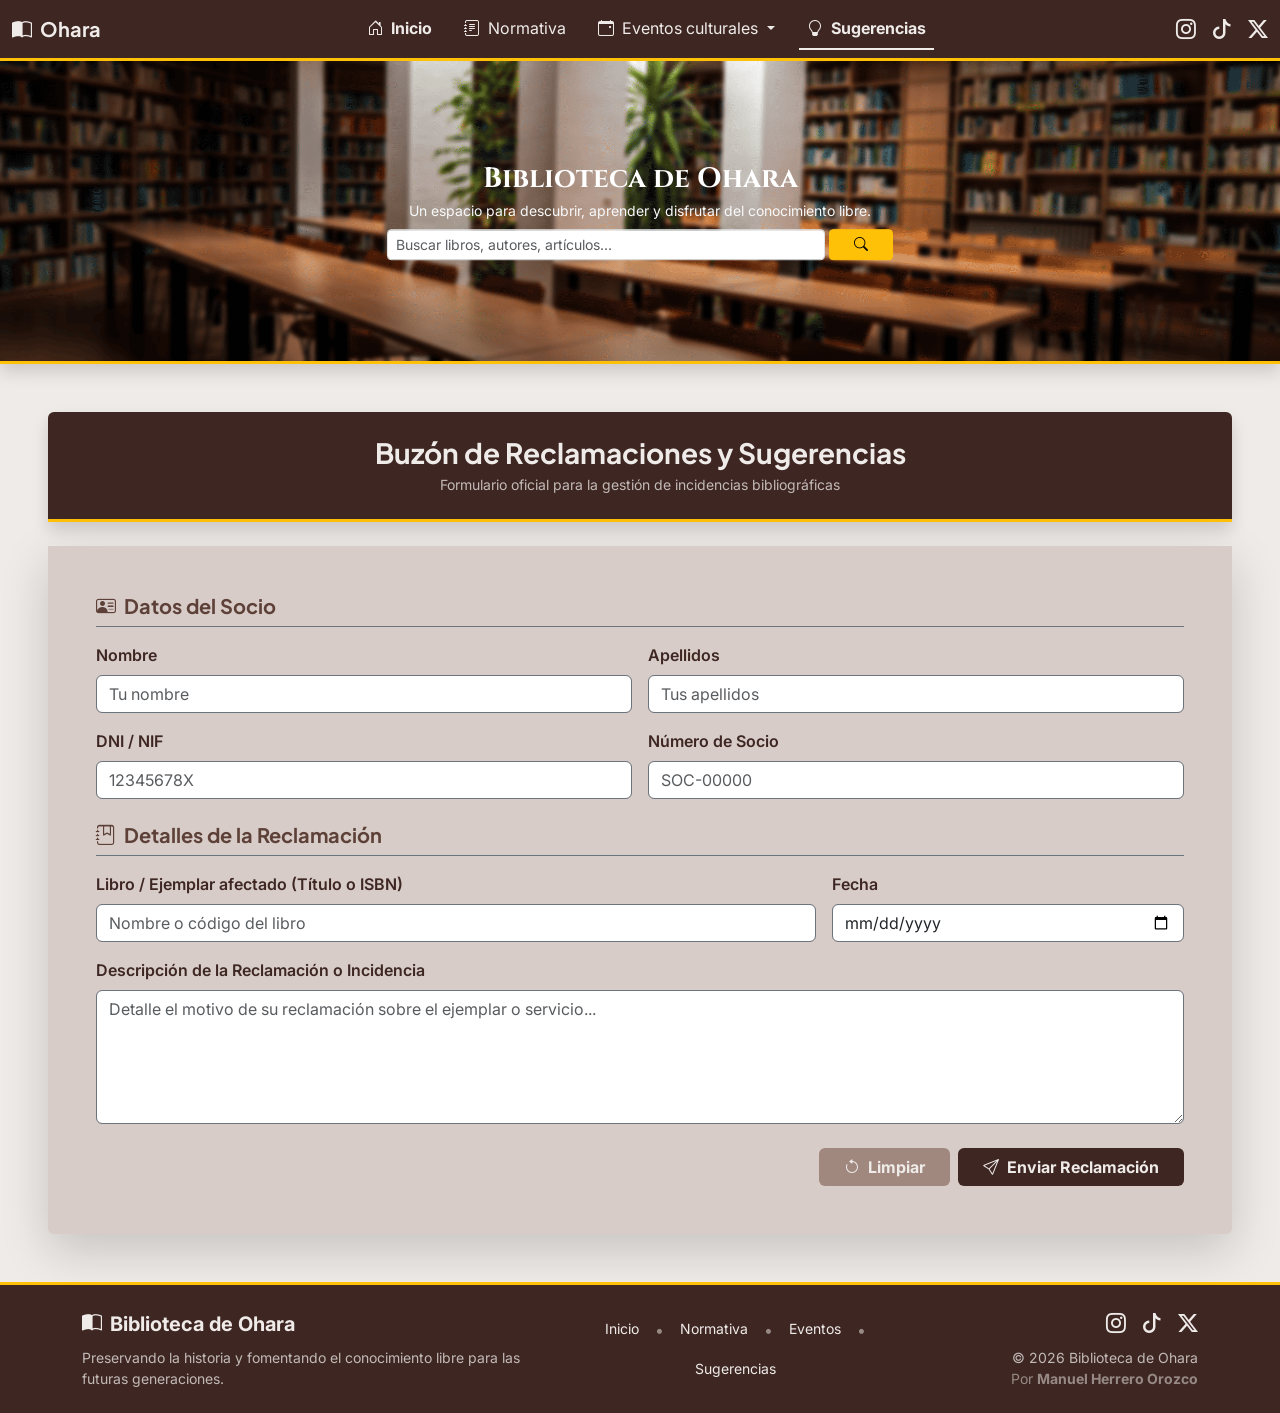
<file: formulario-sugerencias.html>
<!DOCTYPE html>
<html lang="es">

<head>
    <meta charset="UTF-8">
    <meta name="viewport" content="width=device-width, initial-scale=1.0">
    <title>Ohara - Formulario de Sugerencias</title>
    <!-- Google Fonts: Inter, Plus Jakarta Sans & Cinzel -->
    <link rel="preconnect" href="https://fonts.googleapis.com">
    <link rel="preconnect" href="https://fonts.gstatic.com" crossorigin>
    <link
        href="https://fonts.googleapis.com/css2?family=Cinzel:wght@600;700&family=Inter:wght@400;500;600&family=Plus+Jakarta+Sans:wght@600;700&display=swap"
        rel="stylesheet">
    <!-- Bootstrap 5 -->
    <link href="https://cdn.jsdelivr.net/npm/bootstrap@5.3.3/dist/css/bootstrap.min.css" rel="stylesheet">
    <link rel="stylesheet" href="https://cdn.jsdelivr.net/npm/bootstrap-icons@1.11.3/font/bootstrap-icons.min.css">
    <link rel="stylesheet" href="css/custom.css">

</head>

<body class="d-flex flex-column min-vh-100">
    <!-- Navbar -->
    <nav class="navbar navbar-expand-lg sticky-top bg-color-marron-oscuro border-bottom border-3 border-warning">
        <div class="container-fluid">

            <!-- Logotipo -->
            <a class="navbar-brand text-color-marfil fw-bold fs-5 " href="#">
                <i class="bi bi-book-half me-2"></i>Ohara
            </a>

            <!-- Botón responsive -->
            <button class="navbar-toggler border-light py-1 shadow-none" type="button" data-bs-toggle="collapse"
                data-bs-target="#navbarSupportedContent" aria-controls="navbarSupportedContent" aria-expanded="false"
                aria-label="Toggle navigation">
                <i class="bi bi-list fs-3 text-color-marfil"></i>
            </button>

            <!-- Menú -->
            <div class="collapse navbar-collapse" id="navbarSupportedContent">
                <ul class="navbar-nav nav-underline mx-auto mb-2 mb-lg-0">
                    <li class="nav-item">
                        <a class="nav-link text-color-marfil fw-bold" aria-current="page" href="index.html">
                            <i class="bi bi-house-door me-2"></i>Inicio
                        </a>
                    </li>
                    <li class="nav-item">
                        <a class="nav-link text-color-marfil" href="normativa.html">
                            <i class="bi bi-journal-text me-2"></i>Normativa
                        </a>
                    </li>
                    <li class="nav-item dropdown">
                        <a class="nav-link dropdown-toggle text-color-marfil" href="#" role="button"
                            data-bs-toggle="dropdown" aria-expanded="false">
                            <i class="bi bi-calendar-event me-2"></i>Eventos culturales
                        </a>
                        <ul class="dropdown-menu bg-color-marfil shadow">
                            <li>
                                <a class="dropdown-item texto-principal rounded" href="eventos-culturales.html">
                                    <i class="bi bi-calendar-event me-2"></i>Todos
                                </a>
                            </li>
                            <li>
                                <a class="dropdown-item texto-principal rounded" href="eventos/conferencias.html">
                                    <i class="bi bi-mic me-2"></i>Conferencias
                                </a>
                            </li>
                            <li>
                                <a class="dropdown-item texto-principal rounded" href="eventos/talleres.html">
                                    <i class="bi bi-tools me-2"></i>Talleres
                                </a>
                            </li>
                            <li>
                                <a class="dropdown-item texto-principal rounded" href="eventos/exposiciones.html">
                                    <i class="bi bi-collection me-2"></i>Exposiciones
                                </a>
                            </li>
                        </ul>
                    </li>
                    <li class="nav-item">
                        <a class="nav-link text-color-marfil active" href="formulario-sugerencias.html">
                            <i class="bi bi-lightbulb me-2"></i>Sugerencias
                        </a>
                    </li>
                </ul>
                <!-- Redes sociales -->
                <div class="d-flex align-items-center gap-3 social-icons">
                    <a href="#" class="text-color-marfil fs-5" aria-label="Instagram">
                        <i class="bi bi-instagram"></i>
                    </a>
                    <a href="#" class="text-color-marfil fs-5" aria-label="TikTok">
                        <i class="bi bi-tiktok"></i>
                    </a>
                    <a href="#" class="text-color-marfil fs-5" aria-label="X">
                        <i class="bi bi-twitter-x"></i>
                    </a>
                </div>
            </div>
        </div>
    </nav>
    <!-- Cabecera -->
    <header>
        <!-- Imagen de cabecera compacta -->
        <div class="position-relative overflow-hidden shadow border-bottom border-3 border-warning">
            <img src="img/fondo-buscador.png" class="w-100 object-fit-cover" style="height: 300px;"
                alt="Biblioteca de Ohara">
            <div class="position-absolute top-50 start-50 translate-middle text-center text-white w-100 px-3">
                <h1 class="fw-bold mb-1 fs-3 fs-md-2">Biblioteca de Ohara</h1>
                <p class="d-none d-md-block small mb-2 text-light">
                    Un espacio para descubrir, aprender y disfrutar del conocimiento libre.
                </p>

                <!-- Buscador compacto -->
                <div class="row justify-content-center">
                    <div class="col-12 col-md-8 col-lg-5">
                        <div class="d-flex gap-1">
                            <input type="search" class="form-control form-control-sm"
                                placeholder="Buscar libros, autores, artículos..." aria-label="Buscar">
                            <button class="btn btn-warning btn-sm text-black fw-bold px-4 d-flex align-items-center"
                                type="button">
                                <i class="bi bi-search"></i>
                            </button>
                        </div>
                    </div>
                </div>
            </div>
        </div>
    </header>
    
    <!-- Contenido principal -->
    <main class="container-fluid py-4 py-md-5 px-3 px-md-5 my-auto">
        <div class="row justify-content-center">
            <div class="col-12">
                <!-- Título de la sección -->
                <div
                    class="bg-color-marron-oscuro text-color-marfil text-center py-4 rounded-top border-bottom border-3 border-warning mb-4 shadow">
                    <h1 class="h3 mb-1 fw-bold text-color-marfil">
                        Buzón de Reclamaciones y Sugerencias
                    </h1>
                    <p class="small mb-0 text-color-marfil opacity-75">
                        Formulario oficial para la gestión de incidencias bibliográficas
                    </p>
                </div>

                <!-- Formulario -->
                <div class="bg-color-beige-rosado p-4 p-md-5 rounded-bottom shadow-lg text-color-marron-oscuro">
                    <form action="#" method="POST">
                        <!-- Sección: Datos del Socio -->
                        <h2 class="h5 text-color-marron-nogal border-bottom border-secondary pb-2 mb-3 fw-bold">
                            <i class="bi bi-person-vcard me-2"></i>Datos del Socio
                        </h2>

                        <!-- Campos adaptativos (móvil y escritorio) -->
                        <div class="row g-3 mb-3">
                            <div class="col-12 col-md-6">
                                <label for="nombre" class="form-label fw-semibold">Nombre</label>
                                <input type="text" class="form-control border-secondary" id="nombre" name="nombre"
                                    placeholder="Tu nombre" required />
                            </div>
                            <div class="col-12 col-md-6">
                                <label for="apellidos" class="form-label fw-semibold">Apellidos</label>
                                <input type="text" class="form-control border-secondary" id="apellidos" name="apellidos"
                                    placeholder="Tus apellidos" required />
                            </div>
                        </div>

                        <div class="row g-3 mb-3">
                            <div class="col-12 col-md-6">
                                <label for="dni" class="form-label fw-semibold">DNI / NIF</label>
                                <input type="text" class="form-control border-secondary" id="dni" name="dni"
                                    placeholder="12345678X" required />
                            </div>
                            <div class="col-12 col-md-6">
                                <label for="numeroSocio" class="form-label fw-semibold">Número de Socio</label>
                                <input type="text" class="form-control border-secondary" id="numeroSocio"
                                    name="numeroSocio" placeholder="SOC-00000" required />
                            </div>
                        </div>

                        <!-- Sección: Detalles de la Reclamación -->
                        <h2 class="h5 text-color-marron-nogal border-bottom border-secondary pb-2 mb-3 mt-4 fw-bold">
                            <i class="bi bi-journal-bookmark me-2"></i>Detalles de la
                            Reclamación
                        </h2>

                        <div class="row g-3 mb-3">
                            <div class="col-12 col-md-8">
                                <label for="libro" class="form-label fw-semibold">Libro / Ejemplar afectado (Título o
                                    ISBN)</label>
                                <input type="text" class="form-control border-secondary" id="libro" name="libro"
                                    placeholder="Nombre o código del libro" required />
                            </div>
                            <div class="col-12 col-md-4">
                                <label for="fecha" class="form-label fw-semibold">Fecha</label>
                                <input type="date" class="form-control border-secondary" id="fecha" name="fecha"
                                    required />
                            </div>
                        </div>

                        <!-- Campo para la Queja o Reclamación -->
                        <div class="mb-4">
                            <label for="queja" class="form-label fw-semibold">Descripción de la Reclamación o
                                Incidencia</label>
                            <textarea class="form-control border-secondary" id="queja" name="queja" rows="5"
                                placeholder="Detalle el motivo de su reclamación sobre el ejemplar o servicio..."
                                required></textarea>
                        </div>

                        <!-- Botones adaptativos que activan la Ventana Modal de Bootstrap -->
                        <div class="d-grid gap-2 d-md-flex justify-content-md-end">
                            <button type="reset" class="btn bg-color-marron-suave text-color-marfil fw-bold px-4">
                                <i class="bi bi-arrow-counterclockwise me-2"></i>Limpiar
                            </button>
                            <!-- Botón que dispara el componente Modal de Bootstrap en lugar de un alert simple -->
                            <button type="button" class="btn bg-color-marron-oscuro text-color-marfil fw-bold px-4"
                                data-bs-toggle="modal" data-bs-target="#modalExito">
                                <i class="bi bi-send me-2"></i>Enviar Reclamación
                            </button>
                        </div>
                    </form>
                </div>
            </div>
        </div>
        <!-- Componente Modal de Bootstrap para notificar el éxito (Sustituto elegante del alert) -->
        <div class="modal fade" id="modalExito" tabindex="-1" aria-labelledby="modalExitoLabel" aria-hidden="true">
            <div class="modal-dialog modal-dialog-centered">
                <div class="modal-content bg-color-beige-rosado border-2 border-warning text-color-marron-oscuro">
                    <div class="modal-header bg-color-marron-oscuro text-color-marfil">
                        <h5 class="modal-title fw-bold" id="modalExitoLabel">
                            <i class="bi bi-check-circle-fill text-warning me-2"></i>Aviso del
                            Sistema
                        </h5>
                        <button type="button" class="btn-close btn-close-white" data-bs-dismiss="modal"
                            aria-label="Close"></button>
                    </div>
                    <div class="modal-body text-center py-4">
                        <p class="fs-5 mb-0 fw-semibold">Queja enviada correctamente</p>
                        <small class="text-muted">Su incidencia ha sido registrada en el sistema de la
                            biblioteca.</small>
                    </div>
                    <div class="modal-footer justify-content-center border-top border-secondary">
                        <button type="button" class="btn bg-color-marron-oscuro text-color-marfil px-4"
                            data-bs-dismiss="modal">
                            Aceptar
                        </button>
                    </div>
                </div>
            </div>
        </div>
    </main>

    <!-- Pie de página (Footer) -->
    <footer class="mt-auto bg-color-marron-oscuro text-color-marfil border-top border-3 border-warning py-4">
        <div class="container">
            <div class="row g-4 align-items-center">

                <!-- Columna 1: Info e Identidad -->
                <div class="col-12 col-md-5 text-center text-md-start">
                    <a class="text-color-marfil fw-bold fs-5 text-decoration-none d-inline-flex align-items-center mb-2"
                        href="#">
                        <i class="bi bi-book-half me-2 text-color-marfil"></i>Biblioteca de Ohara
                    </a>
                    <p class="small text-color-marfil opacity-75 mb-0">
                        Preservando la historia y fomentando el conocimiento libre para las futuras generaciones.
                    </p>
                </div>

                <!-- Columna 2: Enlaces rápidos -->
                <div class="col-12 col-md-4 text-center">
                    <div class="d-flex flex-wrap justify-content-center gap-2 gap-sm-3">
                        <a href="index.html" class="text-color-marfil text-decoration-none small">Inicio</a>
                        <span class="opacity-50 d-none d-sm-inline">•</span>
                        <a href="normativa.html" class="text-color-marfil text-decoration-none small">Normativa</a>
                        <span class="opacity-50 d-none d-sm-inline">•</span>
                        <a href="eventos-culturales.html"
                            class="text-color-marfil text-decoration-none small">Eventos</a>
                        <span class="opacity-50 d-none d-sm-inline">•</span>
                        <a href="formulario-sugerencias.html"
                            class="text-color-marfil text-decoration-none small">Sugerencias</a>
                    </div>
                </div>

                <!-- Columna 3: Redes Sociales y Firma -->
                <div class="col-12 col-md-3 text-center text-md-end">
                    <div class="d-flex justify-content-center justify-content-md-end gap-3 social-icons mb-2">
                        <a href="#" class="text-color-marfil fs-5" aria-label="Instagram">
                            <i class="bi bi-instagram"></i>
                        </a>
                        <a href="#" class="text-color-marfil fs-5" aria-label="TikTok">
                            <i class="bi bi-tiktok"></i>
                        </a>
                        <a href="#" class="text-color-marfil fs-5" aria-label="X">
                            <i class="bi bi-twitter-x"></i>
                        </a>
                    </div>
                    <small class="opacity-75 d-block">&copy; 2026 Biblioteca de Ohara</small>
                    <small class="opacity-50 d-block">Por <strong>Manuel Herrero Orozco</strong></small>
                </div>

            </div>
        </div>
    </footer>

    <script src="https://cdn.jsdelivr.net/npm/bootstrap@5.3.3/dist/js/bootstrap.bundle.min.js"></script>

</body>

</html>
</file>
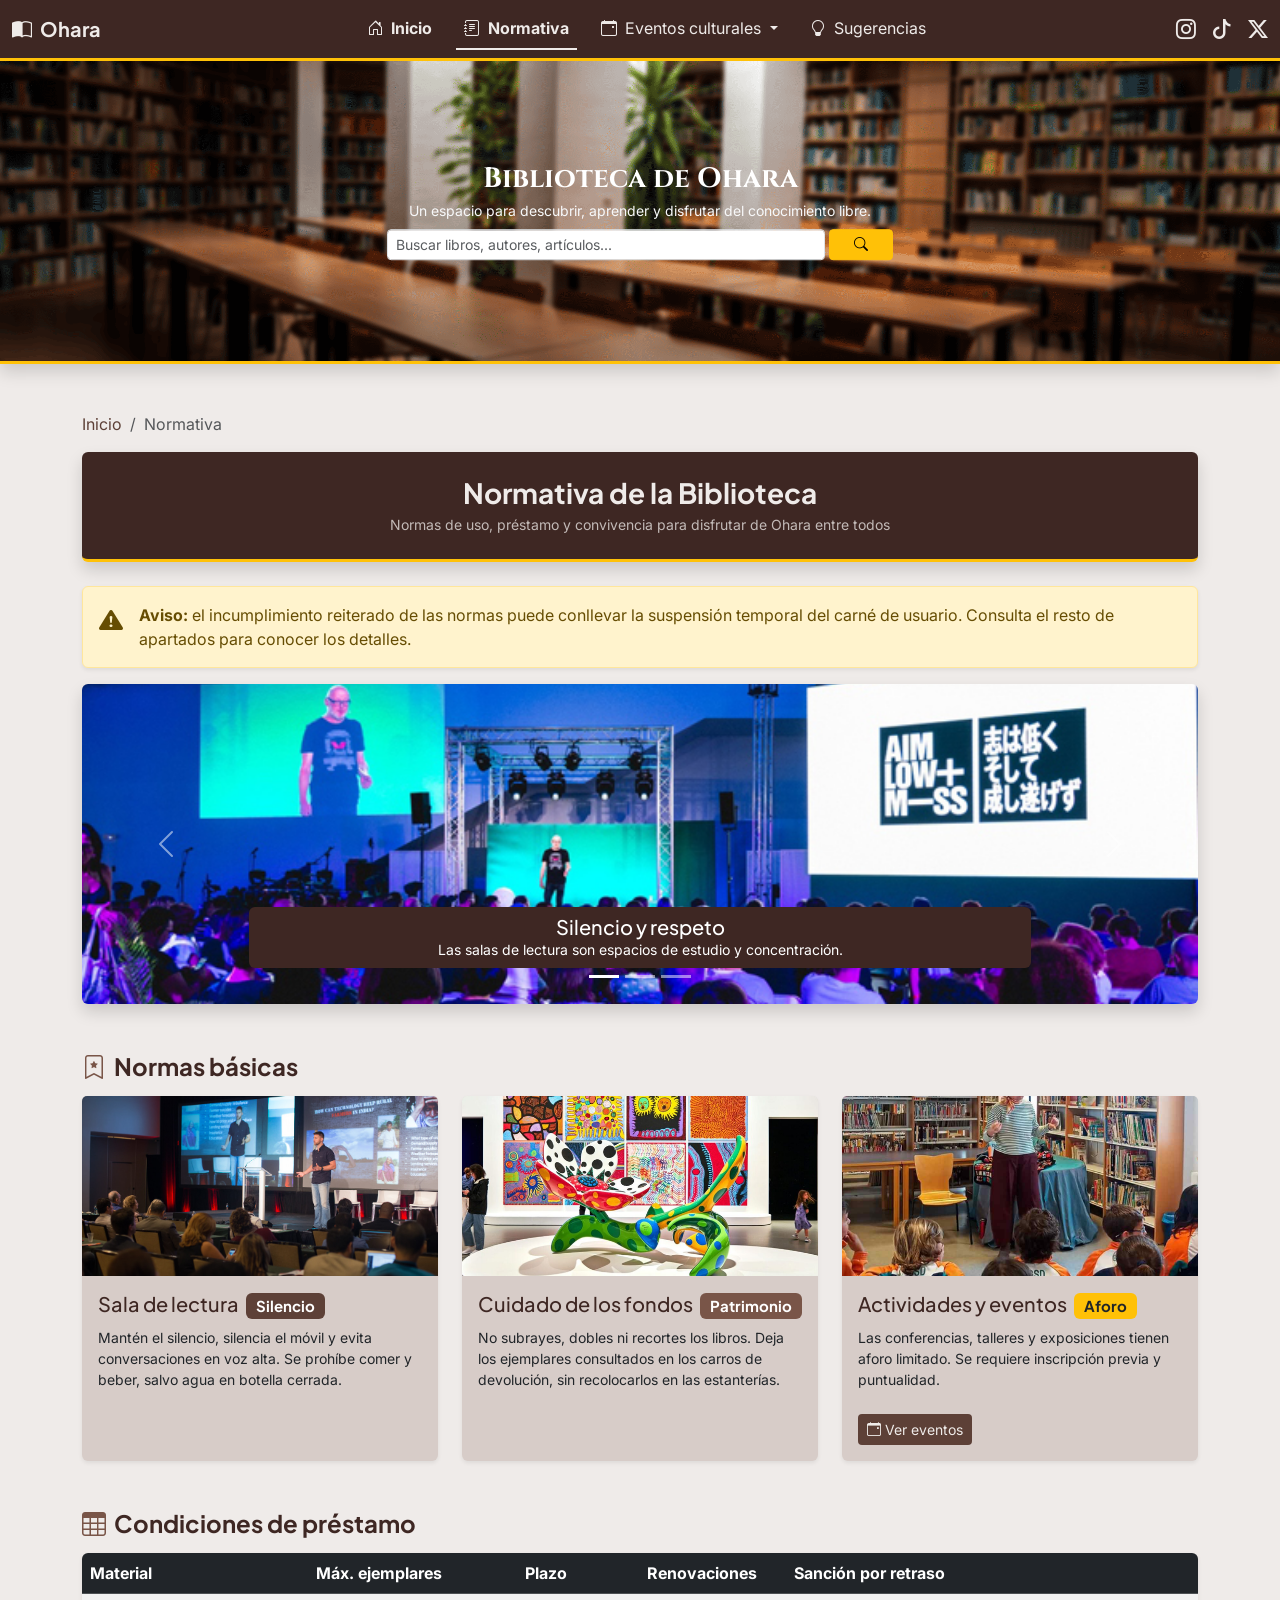
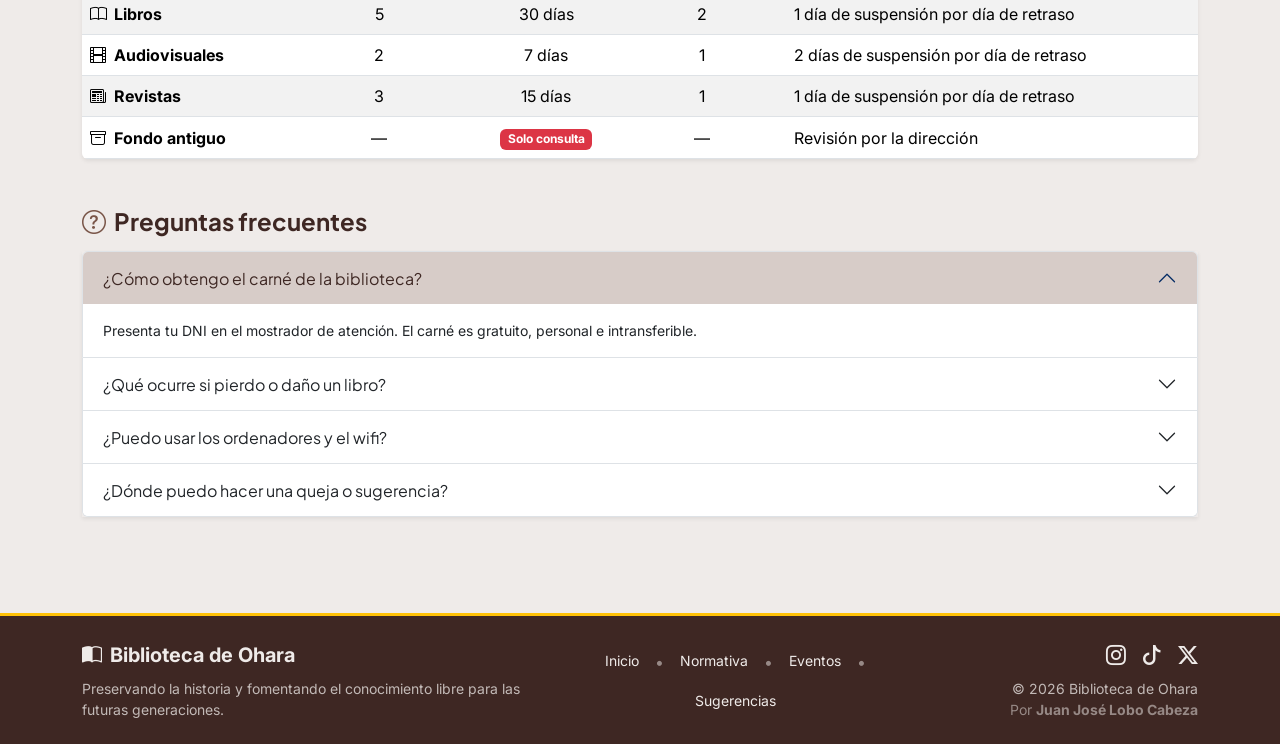
<file: normativa.html>
<!DOCTYPE html>
<html lang="es">

<head>
    <meta charset="UTF-8">
    <meta name="viewport" content="width=device-width, initial-scale=1.0">
    <title>Ohara - Normativa</title>
    <!-- Google Fonts: Inter, Plus Jakarta Sans & Cinzel -->
    <link rel="preconnect" href="https://fonts.googleapis.com">
    <link rel="preconnect" href="https://fonts.gstatic.com" crossorigin>
    <link
        href="https://fonts.googleapis.com/css2?family=Cinzel:wght@600;700&family=Inter:wght@400;500;600&family=Plus+Jakarta+Sans:wght@600;700&display=swap"
        rel="stylesheet">
    <!-- Bootstrap 5 -->
    <link href="https://cdn.jsdelivr.net/npm/bootstrap@5.3.3/dist/css/bootstrap.min.css" rel="stylesheet">
    <link rel="stylesheet" href="https://cdn.jsdelivr.net/npm/bootstrap-icons@1.11.3/font/bootstrap-icons.min.css">
    <link rel="stylesheet" href="css/custom.css">
    <style>
        /* Animación */
        @keyframes aparecer {
            from {
                opacity: 0;
                transform: translateY(15px);
            }

            to {
                opacity: 1;
                transform: translateY(0);
            }
        }

        .aparece {
            animation: aparecer 0.6s ease both;
        }

        .norma-card {
            transition: transform 0.25s ease, box-shadow 0.25s ease;
        }

        .norma-card:hover {
            transform: translateY(-5px);
            box-shadow: 0 .75rem 1.5rem rgba(62, 39, 35, .25) !important;
        }

        .accordion-button:not(.collapsed) {
            background-color: var(--beige-rosado);
            color: var(--marron-oscuro);
            box-shadow: none;
        }

        .accordion-button:focus,
        .form-control:focus,
        .form-select:focus {
            border-color: var(--marron-madera);
            box-shadow: 0 0 0 .2rem rgba(121, 85, 72, .25);
        }

        .form-check-input:checked {
            background-color: var(--marron-nogal);
            border-color: var(--marron-nogal);
        }
    </style>
</head>

<body class="d-flex flex-column min-vh-100">

    <!-- Cabecera -->
    <header>
        <!-- Navbar -->
        <nav class="navbar navbar-expand-lg sticky-top bg-color-marron-oscuro border-bottom border-3 border-warning">
            <div class="container-fluid">

                <!-- Logotipo -->
                <a class="navbar-brand text-color-marfil fw-bold fs-5 " href="#">
                    <i class="bi bi-book-half me-2"></i>Ohara
                </a>

                <!-- Botón responsive -->
                <button class="navbar-toggler border-light py-1 shadow-none" type="button" data-bs-toggle="collapse"
                    data-bs-target="#navbarSupportedContent" aria-controls="navbarSupportedContent"
                    aria-expanded="false" aria-label="Toggle navigation">
                    <i class="bi bi-list fs-3 text-color-marfil"></i>
                </button>

                <!-- Menú -->
                <div class="collapse navbar-collapse" id="navbarSupportedContent">
                    <ul class="navbar-nav nav-underline mx-auto mb-2 mb-lg-0">
                        <li class="nav-item">
                            <a class="nav-link text-color-marfil fw-bold" aria-current="page" href="index.html">
                                <i class="bi bi-house-door me-2"></i>Inicio
                            </a>
                        </li>
                        <li class="nav-item">
                            <a class="nav-link text-color-marfil active" href="normativa.html">
                                <i class="bi bi-journal-text me-2"></i>Normativa
                            </a>
                        </li>
                        <li class="nav-item dropdown">
                            <a class="nav-link dropdown-toggle text-color-marfil" href="#" role="button"
                                data-bs-toggle="dropdown" aria-expanded="false">
                                <i class="bi bi-calendar-event me-2"></i>Eventos culturales
                            </a>
                            <ul class="dropdown-menu bg-color-marfil shadow">
                                <li>
                                    <a class="dropdown-item texto-principal rounded" href="eventos-culturales.html">
                                        <i class="bi bi-calendar-event me-2"></i>Todos
                                    </a>
                                </li>
                                <li>
                                    <a class="dropdown-item texto-principal rounded" href="eventos/conferencias.html">
                                        <i class="bi bi-mic me-2"></i>Conferencias
                                    </a>
                                </li>
                                <li>
                                    <a class="dropdown-item texto-principal rounded" href="eventos/talleres.html">
                                        <i class="bi bi-tools me-2"></i>Talleres
                                    </a>
                                </li>
                                <li>
                                    <a class="dropdown-item texto-principal rounded" href="eventos/exposiciones.html">
                                        <i class="bi bi-collection me-2"></i>Exposiciones
                                    </a>
                                </li>
                            </ul>
                        </li>
                        <li class="nav-item">
                            <a class="nav-link text-color-marfil" href="formulario-sugerencias.html">
                                <i class="bi bi-lightbulb me-2"></i>Sugerencias
                            </a>
                        </li>
                    </ul>
                    <!-- Redes sociales -->
                    <div class="d-flex align-items-center gap-3 social-icons">
                        <a href="#" class="text-color-marfil fs-5" aria-label="Instagram">
                            <i class="bi bi-instagram"></i>
                        </a>
                        <a href="#" class="text-color-marfil fs-5" aria-label="TikTok">
                            <i class="bi bi-tiktok"></i>
                        </a>
                        <a href="#" class="text-color-marfil fs-5" aria-label="X">
                            <i class="bi bi-twitter-x"></i>
                        </a>
                    </div>
                </div>
            </div>
        </nav>
        <!-- Cabecera -->
        <header>
            <!-- Imagen de cabecera compacta -->
            <div class="position-relative overflow-hidden shadow border-bottom border-3 border-warning">
                <img src="img/fondo-buscador.png" class="w-100 object-fit-cover" style="height: 300px;"
                    alt="Biblioteca de Ohara">
                <div class="position-absolute top-50 start-50 translate-middle text-center text-white w-100 px-3">
                    <h1 class="fw-bold mb-1 fs-3 fs-md-2">Biblioteca de Ohara</h1>
                    <p class="d-none d-md-block small mb-2 text-light">
                        Un espacio para descubrir, aprender y disfrutar del conocimiento libre.
                    </p>

                    <!-- Buscador compacto -->
                    <div class="row justify-content-center">
                        <div class="col-12 col-md-8 col-lg-5">
                            <div class="d-flex gap-1">
                                <input type="search" class="form-control form-control-sm"
                                    placeholder="Buscar libros, autores, artículos..." aria-label="Buscar">
                                <button class="btn btn-warning btn-sm text-black fw-bold px-4 d-flex align-items-center"
                                    type="button">
                                    <i class="bi bi-search"></i>
                                </button>
                            </div>
                        </div>
                    </div>
                </div>
            </div>
        </header>

        <!-- Contenido principal -->
        <main class="fondo-marfil texto-marron-oscuro py-4 py-lg-5">
            <div class="container">

                <!-- Migas de pan -->
                <nav aria-label="breadcrumb" class="d-none d-md-block">
                    <ol class="breadcrumb small">
                        <li class="breadcrumb-item"><a href="index.html"
                                class="text-color-marron-nogal text-decoration-none">Inicio</a></li>
                        <li class="breadcrumb-item active" aria-current="page">Normativa</li>
                    </ol>
                </nav>

                <!-- Cabecera de la sección -->
                <div
                    class="bg-color-marron-oscuro text-color-marfil text-center py-4 rounded border-bottom border-3 border-warning mb-4 shadow aparece">
                    <h1 class="h3 mb-1 fw-bold text-color-marfil">Normativa de la Biblioteca</h1>
                    <p class="small mb-0 text-color-marfil opacity-75">Normas de uso, préstamo y convivencia para
                        disfrutar
                        de Ohara entre todos</p>
                </div>

                <!-- Aviso importante -->
                <div class="alert alert-warning d-flex align-items-start shadow-sm aparece" role="alert">
                    <i class="bi bi-exclamation-triangle-fill me-3 fs-4"></i>
                    <div>
                        <strong>Aviso:</strong> el incumplimiento reiterado de las normas puede conllevar la suspensión
                        temporal del carné de usuario.
                        <span class="d-none d-md-inline">Consulta el resto de apartados para conocer los
                            detalles.</span>
                    </div>
                </div>

                <!-- Carrusel -->
                <div id="carruselNormativa" class="carousel slide shadow rounded overflow-hidden mb-5"
                    data-bs-ride="carousel">
                    <div class="carousel-indicators">
                        <button type="button" data-bs-target="#carruselNormativa" data-bs-slide-to="0" class="active"
                            aria-current="true" aria-label="Diapositiva 1"></button>
                        <button type="button" data-bs-target="#carruselNormativa" data-bs-slide-to="1"
                            aria-label="Diapositiva 2"></button>
                        <button type="button" data-bs-target="#carruselNormativa" data-bs-slide-to="2"
                            aria-label="Diapositiva 3"></button>
                    </div>
                    <div class="carousel-inner">
                        <div class="carousel-item active">
                            <img src="img/eventos/conferencias/conf1.png" class="d-block w-100 object-fit-cover"
                                style="height: 320px;" alt="Sala de lectura de la biblioteca">
                            <div class="carousel-caption bg-color-marron-oscuro bg-opacity-75 rounded mb-3 py-2">
                                <h2 class="h5 mb-0">Silencio y respeto</h2>
                                <p class="small mb-0 d-none d-md-block">Las salas de lectura son espacios de estudio y
                                    concentración.</p>
                            </div>
                        </div>
                        <div class="carousel-item">
                            <img src="img/eventos/exposiciones/expo1.png" class="d-block w-100 object-fit-cover"
                                style="height: 320px;" alt="Fondos de la biblioteca">
                            <div class="carousel-caption bg-color-marron-oscuro bg-opacity-75 rounded mb-3 py-2">
                                <h2 class="h5 mb-0">Cuida los fondos</h2>
                                <p class="small mb-0 d-none d-md-block">Los libros son patrimonio de todos: trátalos con
                                    cuidado.</p>
                            </div>
                        </div>
                        <div class="carousel-item">
                            <img src="img/eventos/talleres/taller1.png" class="d-block w-100 object-fit-cover"
                                style="height: 320px;" alt="Taller de restauración">
                            <div class="carousel-caption bg-color-marron-oscuro bg-opacity-75 rounded mb-3 py-2">
                                <h2 class="h5 mb-0">Participa en las actividades</h2>
                                <p class="small mb-0 d-none d-md-block">Cada evento tiene sus propias normas de aforo e
                                    inscripción.</p>
                            </div>
                        </div>
                    </div>
                    <button class="carousel-control-prev" type="button" data-bs-target="#carruselNormativa"
                        data-bs-slide="prev">
                        <span class="carousel-control-prev-icon" aria-hidden="true"></span>
                        <span class="visually-hidden">Anterior</span>
                    </button>
                    <button class="carousel-control-next" type="button" data-bs-target="#carruselNormativa"
                        data-bs-slide="next">
                        <span class="carousel-control-next-icon" aria-hidden="true"></span>
                        <span class="visually-hidden">Siguiente</span>
                    </button>
                </div>

                <!-- Cards: normas básicas (1 col móvil, 2 tablet, 3 escritorio) -->
                <h2 class="h4 fw-bold text-color-marron-oscuro mb-3">
                    <i class="bi bi-bookmark-star me-2 text-color-marron-madera"></i>Normas básicas
                </h2>
                <div class="row row-cols-1 row-cols-md-2 row-cols-lg-3 g-4 mb-5">
                    <div class="col">
                        <div class="card h-100 border-0 shadow-sm norma-card bg-color-beige-rosado">
                            <img src="img/eventos/conferencias/conf2.png" class="card-img-top object-fit-cover"
                                style="height: 180px;" alt="Zona de lectura">
                            <div class="card-body">
                                <h3 class="h5 card-title text-color-marron-oscuro">
                                    Sala de lectura <span class="badge bg-color-marron-nogal ms-1">Silencio</span>
                                </h3>
                                <p class="card-text small">Mantén el silencio, silencia el móvil y evita conversaciones
                                    en
                                    voz alta. Se prohíbe comer y beber, salvo agua en botella cerrada.</p>
                            </div>
                        </div>
                    </div>
                    <div class="col">
                        <div class="card h-100 border-0 shadow-sm norma-card bg-color-beige-rosado">
                            <img src="img/eventos/exposiciones/expo2.png" class="card-img-top object-fit-cover"
                                style="height: 180px;" alt="Estanterías con libros">
                            <div class="card-body">
                                <h3 class="h5 card-title text-color-marron-oscuro">
                                    Cuidado de los fondos <span
                                        class="badge bg-color-marron-madera ms-1">Patrimonio</span>
                                </h3>
                                <p class="card-text small">No subrayes, dobles ni recortes los libros. Deja los
                                    ejemplares
                                    consultados en los carros de devolución, sin recolocarlos en las estanterías.</p>
                            </div>
                        </div>
                    </div>
                    <div class="col">
                        <div class="card h-100 border-0 shadow-sm norma-card bg-color-beige-rosado">
                            <img src="img/eventos/talleres/taller2.png" class="card-img-top object-fit-cover"
                                style="height: 180px;" alt="Actividad en la biblioteca">
                            <div class="card-body">
                                <h3 class="h5 card-title text-color-marron-oscuro">
                                    Actividades y eventos <span class="badge bg-warning text-dark ms-1">Aforo</span>
                                </h3>
                                <p class="card-text small">Las conferencias, talleres y exposiciones tienen aforo
                                    limitado.
                                    Se requiere inscripción previa y puntualidad.</p>
                            </div>
                            <div class="card-footer bg-transparent border-0 pb-3">
                                <a href="eventos-culturales.html"
                                    class="btn btn-sm text-color-marfil bg-color-marron-nogal">
                                    <i class="bi bi-calendar-event me-1"></i>Ver eventos
                                </a>
                            </div>
                        </div>
                    </div>
                </div>

                <!-- Tabla de préstamos -->
                <h2 class="h4 fw-bold text-color-marron-oscuro mb-3">
                    <i class="bi bi-table me-2 text-color-marron-madera"></i>Condiciones de préstamo
                </h2>
                <div class="table-responsive shadow-sm rounded mb-5">
                    <table class="table table-striped table-hover align-middle mb-0">
                        <caption class="d-none d-md-table-caption px-2">Plazos de préstamo según el tipo de material.
                        </caption>
                        <thead class="table-dark">
                            <tr>
                                <th scope="col">Material</th>
                                <th scope="col" class="text-center">Máx. ejemplares</th>
                                <th scope="col" class="text-center">Plazo</th>
                                <th scope="col" class="text-center d-none d-md-table-cell">Renovaciones</th>
                                <th scope="col" class="d-none d-lg-table-cell">Sanción por retraso</th>
                            </tr>
                        </thead>
                        <tbody>
                            <tr>
                                <th scope="row"><i class="bi bi-book me-2"></i>Libros</th>
                                <td class="text-center">5</td>
                                <td class="text-center">30 días</td>
                                <td class="text-center d-none d-md-table-cell">2</td>
                                <td class="d-none d-lg-table-cell">1 día de suspensión por día de retraso</td>
                            </tr>
                            <tr>
                                <th scope="row"><i class="bi bi-film me-2"></i>Audiovisuales</th>
                                <td class="text-center">2</td>
                                <td class="text-center">7 días</td>
                                <td class="text-center d-none d-md-table-cell">1</td>
                                <td class="d-none d-lg-table-cell">2 días de suspensión por día de retraso</td>
                            </tr>
                            <tr>
                                <th scope="row"><i class="bi bi-newspaper me-2"></i>Revistas</th>
                                <td class="text-center">3</td>
                                <td class="text-center">15 días</td>
                                <td class="text-center d-none d-md-table-cell">1</td>
                                <td class="d-none d-lg-table-cell">1 día de suspensión por día de retraso</td>
                            </tr>
                            <tr>
                                <th scope="row"><i class="bi bi-archive me-2"></i>Fondo antiguo</th>
                                <td class="text-center">—</td>
                                <td class="text-center"><span class="badge bg-danger">Solo consulta</span></td>
                                <td class="text-center d-none d-md-table-cell">—</td>
                                <td class="d-none d-lg-table-cell">Revisión por la dirección</td>
                            </tr>
                        </tbody>
                    </table>
                </div>

                <!-- Acordeón -->
                <div class="row g-4 mb-5">
                    <div class="col-12">
                        <h2 class="h4 fw-bold text-color-marron-oscuro mb-3">
                            <i class="bi bi-question-circle me-2 text-color-marron-madera"></i>Preguntas frecuentes
                        </h2>
                        <div class="accordion shadow-sm" id="faqNormativa">
                            <div class="accordion-item">
                                <h3 class="accordion-header">
                                    <button class="accordion-button" type="button" data-bs-toggle="collapse"
                                        data-bs-target="#faq1" aria-expanded="true" aria-controls="faq1">
                                        ¿Cómo obtengo el carné de la biblioteca?
                                    </button>
                                </h3>
                                <div id="faq1" class="accordion-collapse collapse show" data-bs-parent="#faqNormativa">
                                    <div class="accordion-body small">
                                        Presenta tu DNI en el mostrador de atención. El carné es gratuito, personal e
                                        intransferible.
                                    </div>
                                </div>
                            </div>
                            <div class="accordion-item">
                                <h3 class="accordion-header">
                                    <button class="accordion-button collapsed" type="button" data-bs-toggle="collapse"
                                        data-bs-target="#faq2" aria-expanded="false" aria-controls="faq2">
                                        ¿Qué ocurre si pierdo o daño un libro?
                                    </button>
                                </h3>
                                <div id="faq2" class="accordion-collapse collapse" data-bs-parent="#faqNormativa">
                                    <div class="accordion-body small">
                                        Deberás reponer el ejemplar o abonar su valor. Comunícalo cuanto antes en el
                                        mostrador.
                                    </div>
                                </div>
                            </div>
                            <div class="accordion-item">
                                <h3 class="accordion-header">
                                    <button class="accordion-button collapsed" type="button" data-bs-toggle="collapse"
                                        data-bs-target="#faq3" aria-expanded="false" aria-controls="faq3">
                                        ¿Puedo usar los ordenadores y el wifi?
                                    </button>
                                </h3>
                                <div id="faq3" class="accordion-collapse collapse" data-bs-parent="#faqNormativa">
                                    <div class="accordion-body small">
                                        Sí, con el carné en vigor. El uso de los ordenadores está limitado a una hora
                                        diaria cuando haya otras personas esperando.
                                    </div>
                                </div>
                            </div>
                            <div class="accordion-item">
                                <h3 class="accordion-header">
                                    <button class="accordion-button collapsed" type="button" data-bs-toggle="collapse"
                                        data-bs-target="#faq4" aria-expanded="false" aria-controls="faq4">
                                        ¿Dónde puedo hacer una queja o sugerencia?
                                    </button>
                                </h3>
                                <div id="faq4" class="accordion-collapse collapse" data-bs-parent="#faqNormativa">
                                    <div class="accordion-body small">
                                        Puedes hacerlo desde el
                                        <a href="formulario-sugerencias.html" class="text-color-marron-nogal">buzón de
                                            sugerencias</a> de esta web.
                                    </div>
                                </div>
                            </div>
                        </div>

                    </div>

                </div>

            </div>
        </main>

        <!-- Pie de página (Footer) -->
        <footer class="mt-auto bg-color-marron-oscuro text-color-marfil border-top border-3 border-warning py-4">
            <div class="container">
                <div class="row g-4 align-items-center">

                    <!-- Columna 1: Info e Identidad -->
                    <div class="col-12 col-md-5 text-center text-md-start">
                        <a class="text-color-marfil fw-bold fs-5 text-decoration-none d-inline-flex align-items-center mb-2"
                            href="index.html">
                            <i class="bi bi-book-half me-2 text-color-marfil"></i>Biblioteca de Ohara
                        </a>
                        <p class="small text-color-marfil opacity-75 mb-0">
                            Preservando la historia y fomentando el conocimiento libre para las futuras generaciones.
                        </p>
                    </div>

                    <!-- Columna 2: Enlaces rápidos -->
                    <div class="col-12 col-md-4 text-center">
                        <div class="d-flex flex-wrap justify-content-center gap-2 gap-sm-3">
                            <a href="index.html" class="text-color-marfil text-decoration-none small">Inicio</a>
                            <span class="opacity-50 d-none d-sm-inline">•</span>
                            <a href="normativa.html"
                                class="text-color-marfil text-decoration-none small">Normativa</a>
                            <span class="opacity-50 d-none d-sm-inline">•</span>
                            <a href="eventos-culturales.html"
                                class="text-color-marfil text-decoration-none small">Eventos</a>
                            <span class="opacity-50 d-none d-sm-inline">•</span>
                            <a href="formulario-sugerencias.html"
                                class="text-color-marfil text-decoration-none small">Sugerencias</a>
                        </div>
                    </div>

                    <!-- Columna 3: Redes Sociales y Firma -->
                    <div class="col-12 col-md-3 text-center text-md-end">
                        <div class="d-flex justify-content-center justify-content-md-end gap-3 social-icons mb-2">
                            <a href="#" class="text-color-marfil fs-5" aria-label="Instagram">
                                <i class="bi bi-instagram"></i>
                            </a>
                            <a href="#" class="text-color-marfil fs-5" aria-label="TikTok">
                                <i class="bi bi-tiktok"></i>
                            </a>
                            <a href="#" class="text-color-marfil fs-5" aria-label="X">
                                <i class="bi bi-twitter-x"></i>
                            </a>
                        </div>
                        <small class="opacity-75 d-block">&copy; 2026 Biblioteca de Ohara</small>
                        <small class="opacity-50 d-block">Por <strong>Juan José Lobo Cabeza</strong></small>
                    </div>

                </div>
            </div>
        </footer>

        <script src="https://cdn.jsdelivr.net/npm/bootstrap@5.3.3/dist/js/bootstrap.bundle.min.js"></script>

</body>

</html>
</file>
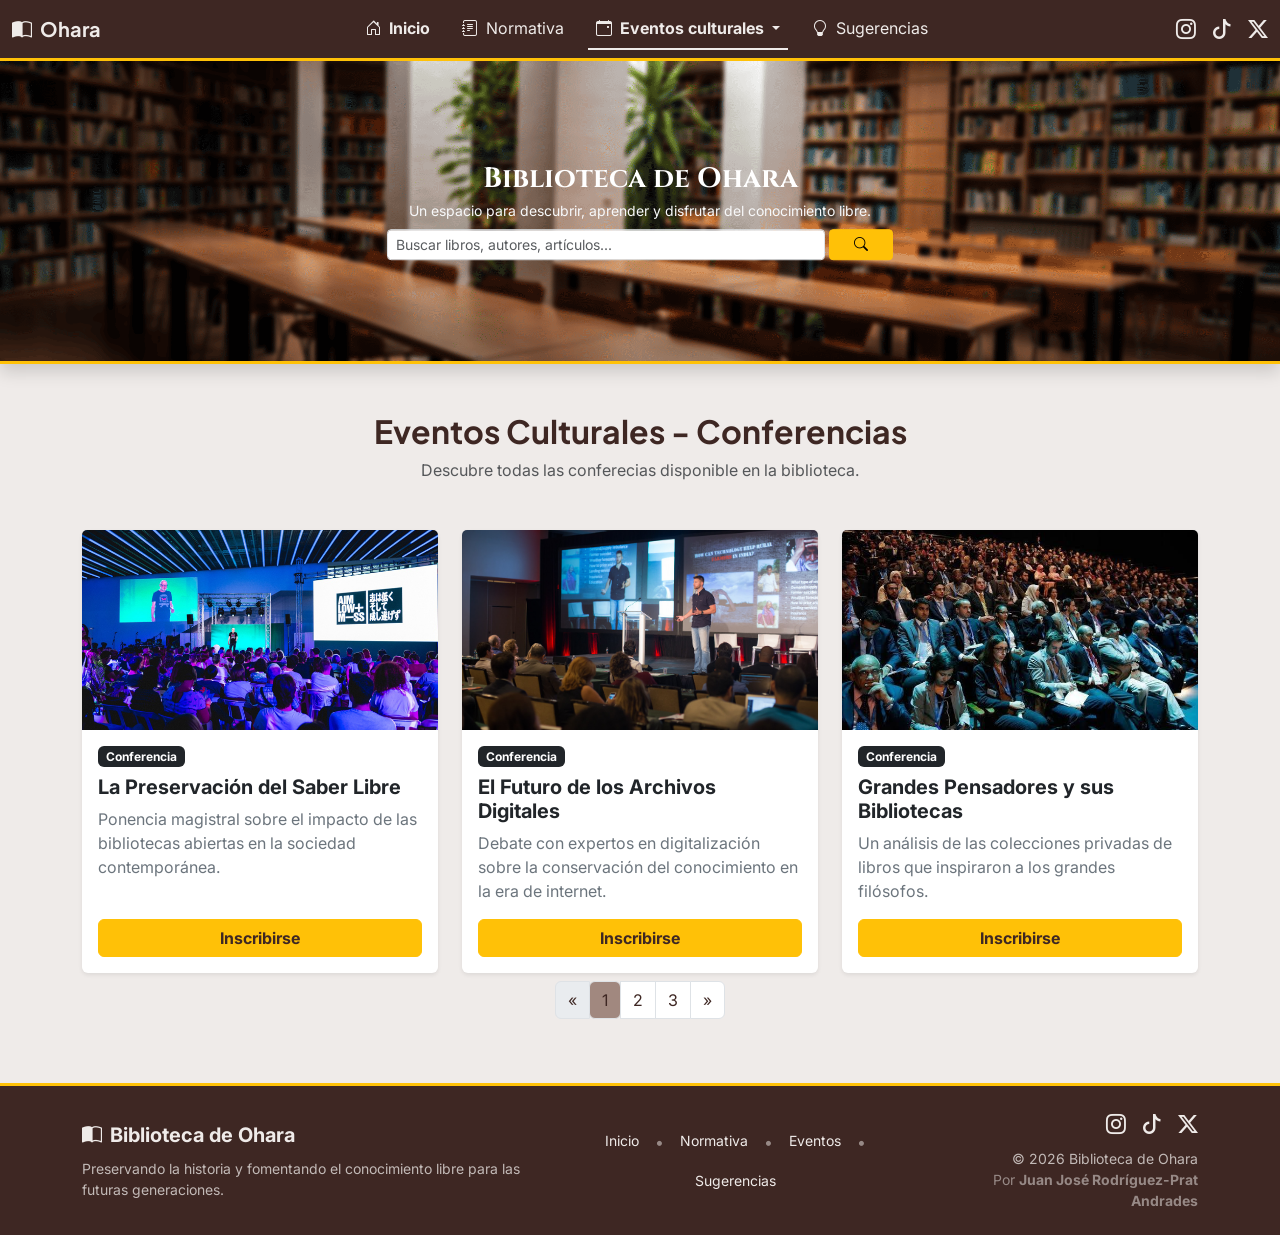
<file: eventos/conferencias.html>
<!DOCTYPE html>
<html lang="es">

<head>
    <meta charset="UTF-8">
    <meta name="viewport" content="width=device-width, initial-scale=1.0">
    <title>Ohara - Conferencias</title>
    <!-- Google Fonts: Inter, Plus Jakarta Sans & Cinzel -->
    <link rel="preconnect" href="https://fonts.googleapis.com">
    <link rel="preconnect" href="https://fonts.gstatic.com" crossorigin>
    <link
        href="https://fonts.googleapis.com/css2?family=Cinzel:wght@600;700&family=Inter:wght@400;500;600&family=Plus+Jakarta+Sans:wght@600;700&display=swap"
        rel="stylesheet">
    <!-- Bootstrap 5 -->
    <link href="https://cdn.jsdelivr.net/npm/bootstrap@5.3.3/dist/css/bootstrap.min.css" rel="stylesheet">
    <link rel="stylesheet" href="https://cdn.jsdelivr.net/npm/bootstrap-icons@1.11.3/font/bootstrap-icons.min.css">
    <link rel="stylesheet" href="../css/custom.css">

</head>

<body class="d-flex flex-column min-vh-100">
    <!-- Navbar -->
    <nav class="navbar navbar-expand-lg sticky-top bg-color-marron-oscuro border-bottom border-3 border-warning">
        <div class="container-fluid">

            <!-- Logotipo -->
            <a class="navbar-brand text-color-marfil fw-bold fs-5 " href="#">
                <i class="bi bi-book-half me-2"></i>Ohara
            </a>

            <!-- Botón responsive -->
            <button class="navbar-toggler border-light py-1 shadow-none" type="button" data-bs-toggle="collapse"
                data-bs-target="#navbarSupportedContent" aria-controls="navbarSupportedContent" aria-expanded="false"
                aria-label="Toggle navigation">
                <i class="bi bi-list fs-3 text-color-marfil"></i>
            </button>

            <!-- Menú -->
            <div class="collapse navbar-collapse" id="navbarSupportedContent">
                <ul class="navbar-nav nav-underline mx-auto mb-2 mb-lg-0">
                    <li class="nav-item">
                        <a class="nav-link text-color-marfil fw-bold" aria-current="page" href="../index.html">
                            <i class="bi bi-house-door me-2"></i>Inicio
                        </a>
                    </li>
                    <li class="nav-item">
                        <a class="nav-link text-color-marfil" href="../normativa.html">
                            <i class="bi bi-journal-text me-2"></i>Normativa
                        </a>
                    </li>
                    <li class="nav-item dropdown">
                        <a class="nav-link active dropdown-toggle text-color-marfil" href="#" role="button"
                            data-bs-toggle="dropdown" aria-expanded="false">
                            <i class="bi bi-calendar-event me-2"></i>Eventos culturales
                        </a>
                        <ul class="dropdown-menu bg-color-marfil shadow">
                            <li>
                                <a class="dropdown-item texto-principal rounded" href="../eventos-culturales.html">
                                    <i class="bi bi-calendar-event me-2"></i>Todos
                                </a>
                            </li>
                            <li>
                                <a class="dropdown-item texto-principal rounded" href="conferencias.html">
                                    <i class="bi bi-mic me-2"></i>Conferencias
                                </a>
                            </li>
                            <li>
                                <a class="dropdown-item texto-principal rounded" href="talleres.html">
                                    <i class="bi bi-tools me-2"></i>Talleres
                                </a>
                            </li>
                            <li>
                                <a class="dropdown-item texto-principal rounded" href="exposiciones.html">
                                    <i class="bi bi-collection me-2"></i>Exposiciones
                                </a>
                            </li>
                        </ul>
                    </li>
                    <li class="nav-item">
                        <a class="nav-link text-color-marfil" href="../formulario-sugerencias.html">
                            <i class="bi bi-lightbulb me-2"></i>Sugerencias
                        </a>
                    </li>
                </ul>
                <!-- Redes sociales -->
                <div class="d-flex align-items-center gap-3 social-icons">
                    <a href="#" class="text-color-marfil fs-5" aria-label="Instagram">
                        <i class="bi bi-instagram"></i>
                    </a>
                    <a href="#" class="text-color-marfil fs-5" aria-label="TikTok">
                        <i class="bi bi-tiktok"></i>
                    </a>
                    <a href="#" class="text-color-marfil fs-5" aria-label="X">
                        <i class="bi bi-twitter-x"></i>
                    </a>
                </div>
            </div>
        </div>
    </nav>
    <!-- Cabecera -->
    <header>
        <!-- Imagen de cabecera compacta -->
        <div class="position-relative overflow-hidden shadow border-bottom border-3 border-warning">
            <img src="../img/fondo-buscador.png" class="w-100 object-fit-cover" style="height: 300px;"
                alt="Biblioteca de Ohara">
            <div class="position-absolute top-50 start-50 translate-middle text-center text-white w-100 px-3">
                <h1 class="fw-bold mb-1 fs-3 fs-md-2">Biblioteca de Ohara</h1>
                <p class="d-none d-md-block small mb-2 text-light">
                    Un espacio para descubrir, aprender y disfrutar del conocimiento libre.
                </p>

                <!-- Buscador compacto -->
                <div class="row justify-content-center">
                    <div class="col-12 col-md-8 col-lg-5">
                        <div class="d-flex gap-1">
                            <input type="search" class="form-control form-control-sm"
                                placeholder="Buscar libros, autores, artículos..." aria-label="Buscar">
                            <button class="btn btn-warning btn-sm text-black fw-bold px-4 d-flex align-items-center"
                                type="button">
                                <i class="bi bi-search"></i>
                            </button>
                        </div>
                    </div>
                </div>
            </div>
        </div>
    </header>

    <!-- Contenido principal -->
    <main class="fondo-marfil texto-marron-oscuro py-5">
        <div class="container">

            <!-- Título de la sección -->
            <div class="text-center mb-5">
                <h2 class="fw-bold fs-2 text-color-marron-oscuro">Eventos Culturales - Conferencias</h2>
                <p class="text-muted">Descubre todas las conferecias disponible en la biblioteca.
                </p>
            </div>

            <!-- Grid de Cards -->
            <div class="row g-4">

                <!-- Conferencia 1 -->
                <div class="col-12 col-md-6 col-lg-4">
                    <div class="card h-100 shadow-sm border-0">
                        <img src="../img/eventos/conferencias/conf1.png" class="card-img-top object-fit-cover"
                            style="height: 200px;" alt="Conferencia Historia">
                        <div class="card-body d-flex flex-column">
                            <span class="badge bg-dark mb-2 align-self-start">Conferencia</span>
                            <h5 class="card-title fw-bold">La Preservación del Saber Libre</h5>
                            <p class="card-text text-secondary flex-grow-1">Ponencia magistral sobre el impacto de las
                                bibliotecas abiertas en la sociedad contemporánea.</p>
                            <a href="#" class="btn btn-warning text-color-marron-oscuro fw-bold mt-auto">Inscribirse</a>
                        </div>
                    </div>
                </div>

                <!-- Conferencia 2 -->
                <div class="col-12 col-md-6 col-lg-4">
                    <div class="card h-100 shadow-sm border-0">
                        <img src="../img/eventos/conferencias/conf2.png" class="card-img-top object-fit-cover"
                            style="height: 200px;" alt="Conferencia Archivos Digitales">
                        <div class="card-body d-flex flex-column">
                            <span class="badge bg-dark mb-2 align-self-start">Conferencia</span>
                            <h5 class="card-title fw-bold">El Futuro de los Archivos Digitales</h5>
                            <p class="card-text text-secondary flex-grow-1">Debate con expertos en digitalización sobre
                                la conservación del conocimiento en la era de internet.</p>
                            <a href="#" class="btn btn-warning text-color-marron-oscuro fw-bold mt-auto">Inscribirse</a>
                        </div>
                    </div>
                </div>

                <!-- Conferencia 3 -->
                <div class="col-12 col-md-6 col-lg-4">
                    <div class="card h-100 shadow-sm border-0">
                        <img src="../img/eventos/conferencias/conf3.png" class="card-img-top object-fit-cover"
                            style="height: 200px;" alt="Conferencia Filosofía">
                        <div class="card-body d-flex flex-column">
                            <span class="badge bg-dark mb-2 align-self-start">Conferencia</span>
                            <h5 class="card-title fw-bold">Grandes Pensadores y sus Bibliotecas</h5>
                            <p class="card-text text-secondary flex-grow-1">Un análisis de las colecciones privadas de
                                libros que inspiraron a los grandes filósofos.</p>
                            <a href="#" class="btn btn-warning text-color-marron-oscuro fw-bold mt-auto">Inscribirse</a>
                        </div>
                    </div>
                </div>

            </div>
        </div>
        <!-- Paginado -->
        <nav aria-label="Page navigation example" class="my-2">
            <ul class="pagination justify-content-center">
                <li class="page-item disabled">
                    <a class="page-link text-color-marron-oscuro" href="#" tabindex="-1"><span
                            aria-hidden="true">&laquo;</span></a>
                </li>
                <li class="page-item"><a class="page-link text-color-marron-oscuro bg-color-marron-suave rounded-2"
                        href="#">1</a></li>
                <li class="page-item"><a class="page-link text-color-marron-oscuro" href="#">2</a></li>
                <li class="page-item"><a class="page-link text-color-marron-oscuro" href="#">3</a></li>
                <li class="page-item">
                    <a class="page-link text-color-marron-oscuro" href="#"><span aria-hidden="true">&raquo;</span></a>
                </li>
            </ul>
        </nav>
    </main>
    <!-- Pie de página (Footer) -->
    <footer class="mt-auto bg-color-marron-oscuro text-color-marfil border-top border-3 border-warning py-4">
        <div class="container">
            <div class="row g-4 align-items-center">

                <!-- Columna 1: Info e Identidad -->
                <div class="col-12 col-md-5 text-center text-md-start">
                    <a class="text-color-marfil fw-bold fs-5 text-decoration-none d-inline-flex align-items-center mb-2"
                        href="#">
                        <i class="bi bi-book-half me-2 text-color-marfil"></i>Biblioteca de Ohara
                    </a>
                    <p class="small text-color-marfil opacity-75 mb-0">
                        Preservando la historia y fomentando el conocimiento libre para las futuras generaciones.
                    </p>
                </div>

                <!-- Columna 2: Enlaces rápidos -->
                <div class="col-12 col-md-4 text-center">
                    <div class="d-flex flex-wrap justify-content-center gap-2 gap-sm-3">
                        <a href="../index.html" class="text-color-marfil text-decoration-none small">Inicio</a>
                        <span class="opacity-50 d-none d-sm-inline">•</span>
                        <a href="../normativa.html" class="text-color-marfil text-decoration-none small">Normativa</a>
                        <span class="opacity-50 d-none d-sm-inline">•</span>
                        <a href="../eventos-culturales.html"
                            class="text-color-marfil text-decoration-none small">Eventos</a>
                        <span class="opacity-50 d-none d-sm-inline">•</span>
                        <a href="../formulario-sugerencias.html"
                            class="text-color-marfil text-decoration-none small">Sugerencias</a>
                    </div>
                </div>

                <!-- Columna 3: Redes Sociales y Firma -->
                <div class="col-12 col-md-3 text-center text-md-end">
                    <div class="d-flex justify-content-center justify-content-md-end gap-3 social-icons mb-2">
                        <a href="#" class="text-color-marfil fs-5" aria-label="Instagram">
                            <i class="bi bi-instagram"></i>
                        </a>
                        <a href="#" class="text-color-marfil fs-5" aria-label="TikTok">
                            <i class="bi bi-tiktok"></i>
                        </a>
                        <a href="#" class="text-color-marfil fs-5" aria-label="X">
                            <i class="bi bi-twitter-x"></i>
                        </a>
                    </div>
                    <small class="opacity-75 d-block">&copy; 2026 Biblioteca de Ohara</small>
                    <small class="opacity-50 d-block">Por <strong>Juan José Rodríguez-Prat Andrades</strong></small>
                </div>

            </div>
        </div>
    </footer>

    <script src="https://cdn.jsdelivr.net/npm/bootstrap@5.3.3/dist/js/bootstrap.bundle.min.js"></script>

</body>

</html>
</file>
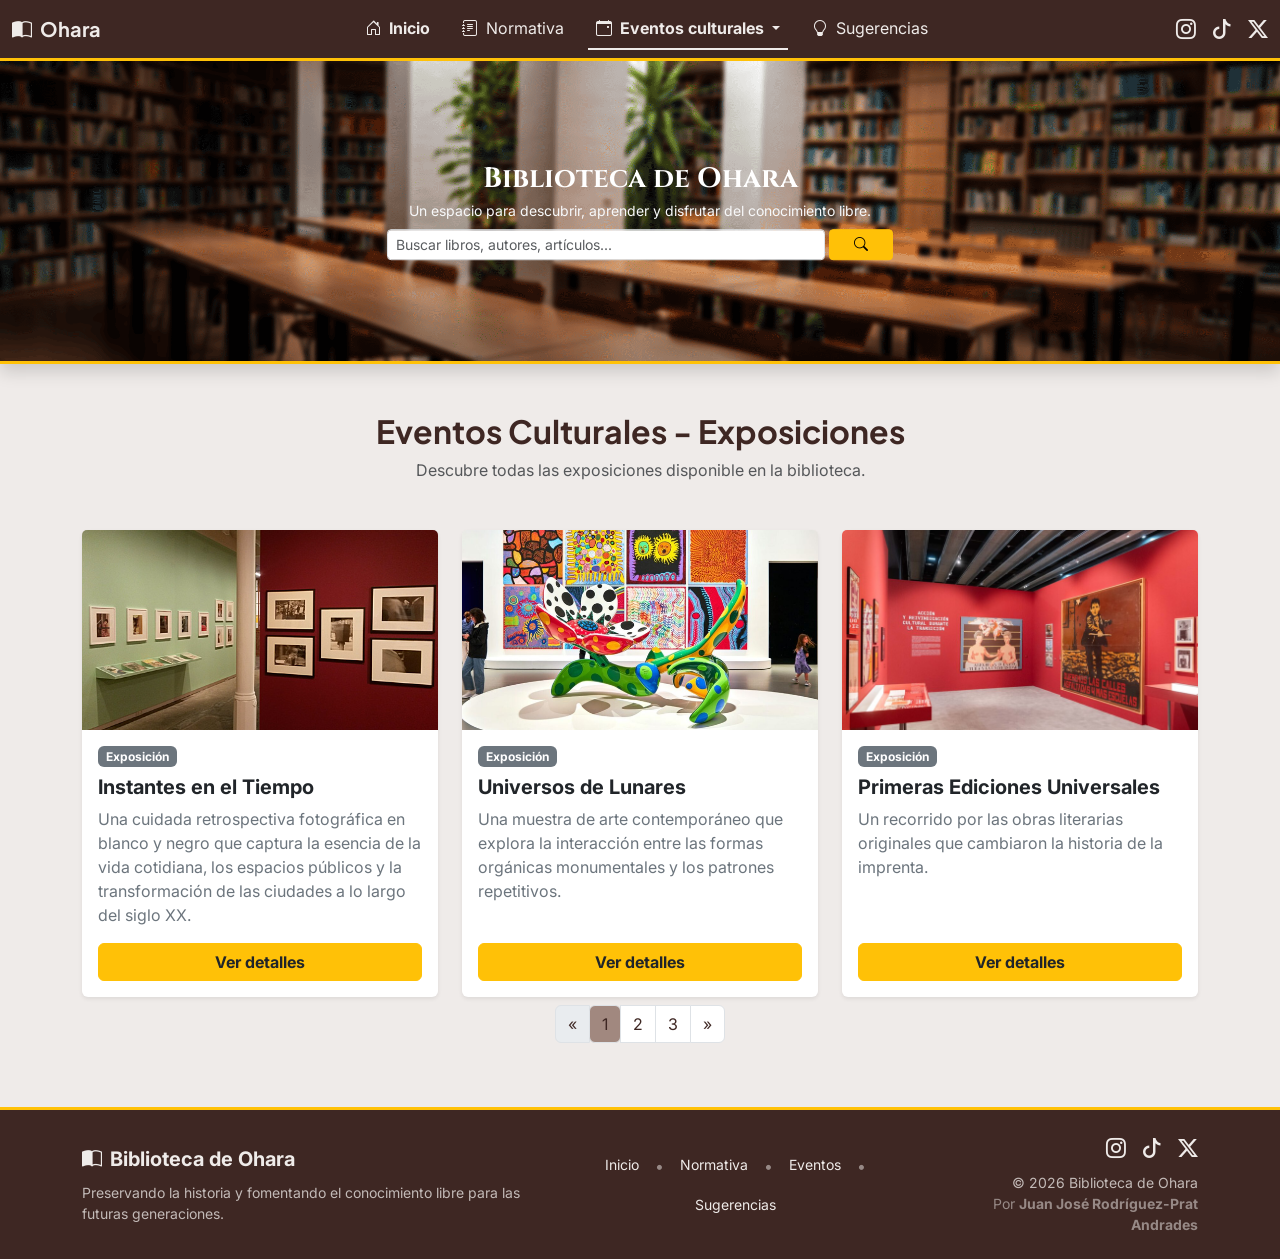
<file: eventos/exposiciones.html>
<!DOCTYPE html>
<html lang="es">

<head>
    <meta charset="UTF-8">
    <meta name="viewport" content="width=device-width, initial-scale=1.0">
    <title>Ohara - Exposiciones</title>
    <!-- Google Fonts: Inter, Plus Jakarta Sans & Cinzel -->
    <link rel="preconnect" href="https://fonts.googleapis.com">
    <link rel="preconnect" href="https://fonts.gstatic.com" crossorigin>
    <link
        href="https://fonts.googleapis.com/css2?family=Cinzel:wght@600;700&family=Inter:wght@400;500;600&family=Plus+Jakarta+Sans:wght@600;700&display=swap"
        rel="stylesheet">
    <!-- Bootstrap 5 -->
    <link href="https://cdn.jsdelivr.net/npm/bootstrap@5.3.3/dist/css/bootstrap.min.css" rel="stylesheet">
    <link rel="stylesheet" href="https://cdn.jsdelivr.net/npm/bootstrap-icons@1.11.3/font/bootstrap-icons.min.css">
    <link rel="stylesheet" href="../css/custom.css">

</head>

<body class="d-flex flex-column min-vh-100">
    <!-- Navbar -->
    <nav class="navbar navbar-expand-lg sticky-top bg-color-marron-oscuro border-bottom border-3 border-warning">
        <div class="container-fluid">

            <!-- Logotipo -->
            <a class="navbar-brand text-color-marfil fw-bold fs-5 " href="#">
                <i class="bi bi-book-half me-2"></i>Ohara
            </a>

            <!-- Botón responsive -->
            <button class="navbar-toggler border-light py-1 shadow-none" type="button" data-bs-toggle="collapse"
                data-bs-target="#navbarSupportedContent" aria-controls="navbarSupportedContent" aria-expanded="false"
                aria-label="Toggle navigation">
                <i class="bi bi-list fs-3 text-color-marfil"></i>
            </button>

            <!-- Menú -->
            <div class="collapse navbar-collapse" id="navbarSupportedContent">
                <ul class="navbar-nav nav-underline mx-auto mb-2 mb-lg-0">
                    <li class="nav-item">
                        <a class="nav-link text-color-marfil fw-bold" aria-current="page" href="../index.html">
                            <i class="bi bi-house-door me-2"></i>Inicio
                        </a>
                    </li>
                    <li class="nav-item">
                        <a class="nav-link text-color-marfil" href="../normativa.html">
                            <i class="bi bi-journal-text me-2"></i>Normativa
                        </a>
                    </li>
                    <li class="nav-item dropdown">
                        <a class="nav-link active dropdown-toggle text-color-marfil" href="#" role="button"
                            data-bs-toggle="dropdown" aria-expanded="false">
                            <i class="bi bi-calendar-event me-2"></i>Eventos culturales
                        </a>
                        <ul class="dropdown-menu bg-color-marfil shadow">
                            <li>
                                <a class="dropdown-item texto-principal rounded" href="../eventos-culturales.html">
                                    <i class="bi bi-calendar-event me-2"></i>Todos
                                </a>
                            </li>
                            <li>
                                <a class="dropdown-item texto-principal rounded" href="conferencias.html">
                                    <i class="bi bi-mic me-2"></i>Conferencias
                                </a>
                            </li>
                            <li>
                                <a class="dropdown-item texto-principal rounded" href="talleres.html">
                                    <i class="bi bi-tools me-2"></i>Talleres
                                </a>
                            </li>
                            <li>
                                <a class="dropdown-item texto-principal rounded" href="exposiciones.html">
                                    <i class="bi bi-collection me-2"></i>Exposiciones
                                </a>
                            </li>
                        </ul>
                    </li>
                    <li class="nav-item">
                        <a class="nav-link text-color-marfil" href="../formulario-sugerencias.html">
                            <i class="bi bi-lightbulb me-2"></i>Sugerencias
                        </a>
                    </li>
                </ul>
                <!-- Redes sociales -->
                <div class="d-flex align-items-center gap-3 social-icons">
                    <a href="#" class="text-color-marfil fs-5" aria-label="Instagram">
                        <i class="bi bi-instagram"></i>
                    </a>
                    <a href="#" class="text-color-marfil fs-5" aria-label="TikTok">
                        <i class="bi bi-tiktok"></i>
                    </a>
                    <a href="#" class="text-color-marfil fs-5" aria-label="X">
                        <i class="bi bi-twitter-x"></i>
                    </a>
                </div>
            </div>
        </div>
    </nav>
    <!-- Cabecera -->
    <header>
        <!-- Imagen de cabecera compacta -->
        <div class="position-relative overflow-hidden shadow border-bottom border-3 border-warning">
            <img src="../img/fondo-buscador.png" class="w-100 object-fit-cover" style="height: 300px;"
                alt="Biblioteca de Ohara">
            <div class="position-absolute top-50 start-50 translate-middle text-center text-white w-100 px-3">
                <h1 class="fw-bold mb-1 fs-3 fs-md-2">Biblioteca de Ohara</h1>
                <p class="d-none d-md-block small mb-2 text-light">
                    Un espacio para descubrir, aprender y disfrutar del conocimiento libre.
                </p>

                <!-- Buscador compacto -->
                <div class="row justify-content-center">
                    <div class="col-12 col-md-8 col-lg-5">
                        <div class="d-flex gap-1">
                            <input type="search" class="form-control form-control-sm"
                                placeholder="Buscar libros, autores, artículos..." aria-label="Buscar">
                            <button class="btn btn-warning btn-sm text-black fw-bold px-4 d-flex align-items-center"
                                type="button">
                                <i class="bi bi-search"></i>
                            </button>
                        </div>
                    </div>
                </div>
            </div>
        </div>
    </header>

    <!-- Contenido principal -->
    <main class="fondo-marfil texto-marron-oscuro py-5">
        <div class="container">

            <!-- Título de la sección -->
            <div class="text-center mb-5">
                <h2 class="fw-bold fs-2 text-color-marron-oscuro">Eventos Culturales - Exposiciones</h2>
                <p class="text-muted">Descubre todas las exposiciones disponible en la biblioteca.
                </p>
            </div>

            <!-- Grid de Cards -->
            <div class="row g-4">

                <!-- Exposición 1 -->
                <div class="col-12 col-md-6 col-lg-4">
                    <div class="card h-100 shadow-sm border-0">
                        <img src="../img/eventos/exposiciones/expo1.png" class="card-img-top object-fit-cover"
                            style="height: 200px;" alt="Exposición de Mapas">
                        <div class="card-body d-flex flex-column">
                            <span class="badge bg-secondary mb-2 align-self-start">Exposición</span>
                            <h5 class="card-title fw-bold">Instantes en el Tiempo</h5>
                            <p class="card-text text-secondary flex-grow-1">
                                Una cuidada retrospectiva fotográfica en blanco y negro que captura la esencia de la
                                vida cotidiana, los espacios públicos
                                y la transformación de las ciudades a lo largo del siglo XX.
                            </p>
                            <a href="#" class="btn btn-warning text-dark fw-bold mt-auto">Ver detalles</a>
                        </div>
                    </div>
                </div>

                <!-- Exposición 2 -->
                <div class="col-12 col-md-6 col-lg-4">
                    <div class="card h-100 shadow-sm border-0">
                        <img src="../img/eventos/exposiciones/expo2.png" class="card-img-top object-fit-cover"
                            style="height: 200px;" alt="Exposición Manuscritos">
                        <div class="card-body d-flex flex-column">
                            <span class="badge bg-secondary mb-2 align-self-start">Exposición</span>
                            <h5 class="card-title fw-bold">Universos de Lunares</h5>
                            <p class="card-text text-secondary flex-grow-1">
                                Una muestra de arte contemporáneo que explora la interacción entre las formas orgánicas
                                monumentales y los patrones repetitivos.
                            </p>
                            <a href="#" class="btn btn-warning text-dark fw-bold mt-auto">Ver detalles</a>
                        </div>
                    </div>
                </div>

                <!-- Exposición 3 -->
                <div class="col-12 col-md-6 col-lg-4">
                    <div class="card h-100 shadow-sm border-0">
                        <img src="../img/eventos/exposiciones/expo3.png" class="card-img-top object-fit-cover"
                            style="height: 200px;" alt="Exposición Primeras Ediciones">
                        <div class="card-body d-flex flex-column">
                            <span class="badge bg-secondary mb-2 align-self-start">Exposición</span>
                            <h5 class="card-title fw-bold">Primeras Ediciones Universales</h5>
                            <p class="card-text text-secondary flex-grow-1">Un recorrido por las obras literarias
                                originales que cambiaron la historia de la imprenta.</p>
                            <a href="#" class="btn btn-warning text-dark fw-bold mt-auto">Ver detalles</a>
                        </div>
                    </div>
                </div>

            </div>
        </div>
        <!-- Paginado -->
        <nav aria-label="Page navigation example" class="my-2">
            <ul class="pagination justify-content-center">
                <li class="page-item disabled">
                    <a class="page-link text-color-marron-oscuro" href="#" tabindex="-1"><span
                            aria-hidden="true">&laquo;</span></a>
                </li>
                <li class="page-item"><a class="page-link text-color-marron-oscuro bg-color-marron-suave rounded-2"
                        href="#">1</a></li>
                <li class="page-item"><a class="page-link text-color-marron-oscuro" href="#">2</a></li>
                <li class="page-item"><a class="page-link text-color-marron-oscuro" href="#">3</a></li>
                <li class="page-item">
                    <a class="page-link text-color-marron-oscuro" href="#"><span aria-hidden="true">&raquo;</span></a>
                </li>
            </ul>
        </nav>
    </main>
    <!-- Pie de página (Footer) -->
    <footer class="mt-auto bg-color-marron-oscuro text-color-marfil border-top border-3 border-warning py-4">
        <div class="container">
            <div class="row g-4 align-items-center">

                <!-- Columna 1: Info e Identidad -->
                <div class="col-12 col-md-5 text-center text-md-start">
                    <a class="text-color-marfil fw-bold fs-5 text-decoration-none d-inline-flex align-items-center mb-2"
                        href="#">
                        <i class="bi bi-book-half me-2 text-color-marfil"></i>Biblioteca de Ohara
                    </a>
                    <p class="small text-color-marfil opacity-75 mb-0">
                        Preservando la historia y fomentando el conocimiento libre para las futuras generaciones.
                    </p>
                </div>

                <!-- Columna 2: Enlaces rápidos -->
                <div class="col-12 col-md-4 text-center">
                    <div class="d-flex flex-wrap justify-content-center gap-2 gap-sm-3">
                        <a href="../index.html" class="text-color-marfil text-decoration-none small">Inicio</a>
                        <span class="opacity-50 d-none d-sm-inline">•</span>
                        <a href="../normativa.html" class="text-color-marfil text-decoration-none small">Normativa</a>
                        <span class="opacity-50 d-none d-sm-inline">•</span>
                        <a href="../eventos-culturales.html"
                            class="text-color-marfil text-decoration-none small">Eventos</a>
                        <span class="opacity-50 d-none d-sm-inline">•</span>
                        <a href="../formulario-sugerencias.html"
                            class="text-color-marfil text-decoration-none small">Sugerencias</a>
                    </div>
                </div>

                <!-- Columna 3: Redes Sociales y Firma -->
                <div class="col-12 col-md-3 text-center text-md-end">
                    <div class="d-flex justify-content-center justify-content-md-end gap-3 social-icons mb-2">
                        <a href="#" class="text-color-marfil fs-5" aria-label="Instagram">
                            <i class="bi bi-instagram"></i>
                        </a>
                        <a href="#" class="text-color-marfil fs-5" aria-label="TikTok">
                            <i class="bi bi-tiktok"></i>
                        </a>
                        <a href="#" class="text-color-marfil fs-5" aria-label="X">
                            <i class="bi bi-twitter-x"></i>
                        </a>
                    </div>
                    <small class="opacity-75 d-block">&copy; 2026 Biblioteca de Ohara</small>
                    <small class="opacity-50 d-block">Por <strong>Juan José Rodríguez-Prat Andrades</strong></small>
                </div>

            </div>
        </div>
    </footer>

    <script src="https://cdn.jsdelivr.net/npm/bootstrap@5.3.3/dist/js/bootstrap.bundle.min.js"></script>

</body>

</html>
</file>
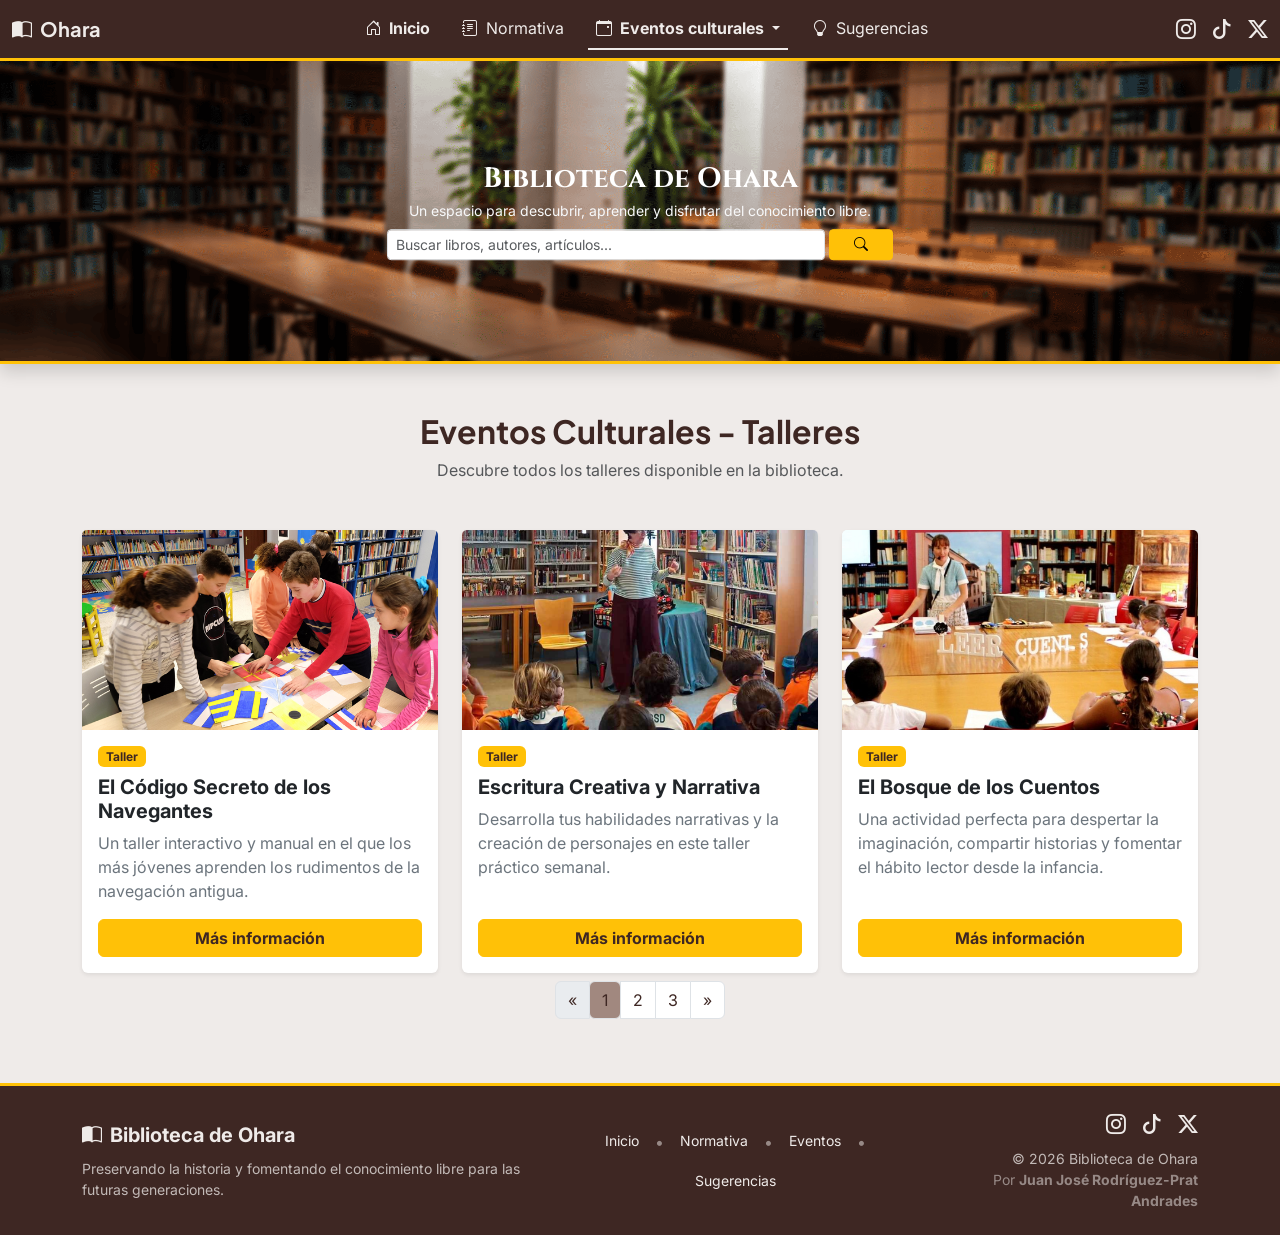
<file: eventos/talleres.html>
<!DOCTYPE html>
<html lang="es">

<head>
    <meta charset="UTF-8">
    <meta name="viewport" content="width=device-width, initial-scale=1.0">
    <title>Ohara - Talleres</title>
    <!-- Google Fonts: Inter, Plus Jakarta Sans & Cinzel -->
    <link rel="preconnect" href="https://fonts.googleapis.com">
    <link rel="preconnect" href="https://fonts.gstatic.com" crossorigin>
    <link
        href="https://fonts.googleapis.com/css2?family=Cinzel:wght@600;700&family=Inter:wght@400;500;600&family=Plus+Jakarta+Sans:wght@600;700&display=swap"
        rel="stylesheet">
    <!-- Bootstrap 5 -->
    <link href="https://cdn.jsdelivr.net/npm/bootstrap@5.3.3/dist/css/bootstrap.min.css" rel="stylesheet">
    <link rel="stylesheet" href="https://cdn.jsdelivr.net/npm/bootstrap-icons@1.11.3/font/bootstrap-icons.min.css">
    <link rel="stylesheet" href="../css/custom.css">

</head>

<body class="d-flex flex-column min-vh-100">
    <!-- Navbar -->
    <nav class="navbar navbar-expand-lg sticky-top bg-color-marron-oscuro border-bottom border-3 border-warning">
        <div class="container-fluid">

            <!-- Logotipo -->
            <a class="navbar-brand text-color-marfil fw-bold fs-5 " href="#">
                <i class="bi bi-book-half me-2"></i>Ohara
            </a>

            <!-- Botón responsive -->
            <button class="navbar-toggler border-light py-1 shadow-none" type="button" data-bs-toggle="collapse"
                data-bs-target="#navbarSupportedContent" aria-controls="navbarSupportedContent" aria-expanded="false"
                aria-label="Toggle navigation">
                <i class="bi bi-list fs-3 text-color-marfil"></i>
            </button>

            <!-- Menú -->
            <div class="collapse navbar-collapse" id="navbarSupportedContent">
                <ul class="navbar-nav nav-underline mx-auto mb-2 mb-lg-0">
                    <li class="nav-item">
                        <a class="nav-link text-color-marfil fw-bold" aria-current="page" href="../index.html">
                            <i class="bi bi-house-door me-2"></i>Inicio
                        </a>
                    </li>
                    <li class="nav-item">
                        <a class="nav-link text-color-marfil" href="../normativa.html">
                            <i class="bi bi-journal-text me-2"></i>Normativa
                        </a>
                    </li>
                    <li class="nav-item dropdown">
                        <a class="nav-link active dropdown-toggle text-color-marfil" href="#" role="button"
                            data-bs-toggle="dropdown" aria-expanded="false">
                            <i class="bi bi-calendar-event me-2"></i>Eventos culturales
                        </a>
                        <ul class="dropdown-menu bg-color-marfil shadow">
                            <li>
                                <a class="dropdown-item texto-principal rounded" href="../eventos-culturales.html">
                                    <i class="bi bi-calendar-event me-2"></i>Todos
                                </a>
                            </li>
                            <li>
                                <a class="dropdown-item texto-principal rounded" href="conferencias.html">
                                    <i class="bi bi-mic me-2"></i>Conferencias
                                </a>
                            </li>
                            <li>
                                <a class="dropdown-item texto-principal rounded" href="talleres.html">
                                    <i class="bi bi-tools me-2"></i>Talleres
                                </a>
                            </li>
                            <li>
                                <a class="dropdown-item texto-principal rounded" href="exposiciones.html">
                                    <i class="bi bi-collection me-2"></i>Exposiciones
                                </a>
                            </li>
                        </ul>
                    </li>
                    <li class="nav-item">
                        <a class="nav-link text-color-marfil" href="../formulario-sugerencias.html">
                            <i class="bi bi-lightbulb me-2"></i>Sugerencias
                        </a>
                    </li>
                </ul>
                <!-- Redes sociales -->
                <div class="d-flex align-items-center gap-3 social-icons">
                    <a href="#" class="text-color-marfil fs-5" aria-label="Instagram">
                        <i class="bi bi-instagram"></i>
                    </a>
                    <a href="#" class="text-color-marfil fs-5" aria-label="TikTok">
                        <i class="bi bi-tiktok"></i>
                    </a>
                    <a href="#" class="text-color-marfil fs-5" aria-label="X">
                        <i class="bi bi-twitter-x"></i>
                    </a>
                </div>
            </div>
        </div>
    </nav>
    <!-- Cabecera -->
    <header>
        <!-- Imagen de cabecera compacta -->
        <div class="position-relative overflow-hidden shadow border-bottom border-3 border-warning">
            <img src="../img/fondo-buscador.png" class="w-100 object-fit-cover" style="height: 300px;"
                alt="Biblioteca de Ohara">
            <div class="position-absolute top-50 start-50 translate-middle text-center text-white w-100 px-3">
                <h1 class="fw-bold mb-1 fs-3 fs-md-2">Biblioteca de Ohara</h1>
                <p class="d-none d-md-block small mb-2 text-light">
                    Un espacio para descubrir, aprender y disfrutar del conocimiento libre.
                </p>

                <!-- Buscador compacto -->
                <div class="row justify-content-center">
                    <div class="col-12 col-md-8 col-lg-5">
                        <div class="d-flex gap-1">
                            <input type="search" class="form-control form-control-sm"
                                placeholder="Buscar libros, autores, artículos..." aria-label="Buscar">
                            <button class="btn btn-warning btn-sm text-black fw-bold px-4 d-flex align-items-center"
                                type="button">
                                <i class="bi bi-search"></i>
                            </button>
                        </div>
                    </div>
                </div>
            </div>
        </div>
    </header>

    <!-- Contenido principal -->
    <main class="fondo-marfil texto-marron-oscuro py-5">
        <div class="container">

            <!-- Título de la sección -->
            <div class="text-center mb-5">
                <h2 class="fw-bold fs-2 text-color-marron-oscuro">Eventos Culturales - Talleres</h2>
                <p class="text-muted">Descubre todos los talleres disponible en la biblioteca.
                </p>
            </div>

            <!-- Grid de Cards -->
            <div class="row g-4">

                <!-- Talleres 1 -->
                <div class="col-12 col-md-6 col-lg-4">
                    <div class="card h-100 shadow-sm border-0">
                        <img src="../img/eventos/talleres/taller1.png" class="card-img-top object-fit-cover"
                            style="height: 200px;" alt="Taller de Restauración">
                        <div class="card-body d-flex flex-column">
                            <span class="badge bg-warning text-color-marron-oscuro mb-2 align-self-start">Taller</span>
                            <h5 class="card-title fw-bold">El Código Secreto de los Navegantes</h5>
                            <p class="card-text text-secondary flex-grow-1">
                                Un taller interactivo y manual en el que los más jóvenes aprenden los rudimentos de la
                                navegación antigua.
                            </p>
                            <a href="#" class="btn btn-warning text-color-marron-oscuro fw-bold mt-auto">Más información</a>
                        </div>
                    </div>
                </div>

                <!-- Talleres 2 -->
                <div class="col-12 col-md-6 col-lg-4">
                    <div class="card h-100 shadow-sm border-0">
                        <img src="../img/eventos/talleres/taller2.png" class="card-img-top object-fit-cover"
                            style="height: 200px;" alt="Taller de Escritura">
                        <div class="card-body d-flex flex-column">
                            <span class="badge bg-warning text-color-marron-oscuro mb-2 align-self-start">Taller</span>
                            <h5 class="card-title fw-bold">Escritura Creativa y Narrativa</h5>
                            <p class="card-text text-secondary flex-grow-1">
                                Desarrolla tus habilidades narrativas y la creación de personajes en este taller
                                práctico semanal.
                            </p>
                            <a href="#" class="btn btn-warning text-color-marron-oscuro fw-bold mt-auto">Más información</a>
                        </div>
                    </div>
                </div>

                <!-- Talleres 3 -->
                <div class="col-12 col-md-6 col-lg-4">
                    <div class="card h-100 shadow-sm border-0">
                        <img src="../img/eventos/talleres/taller3.png" class="card-img-top object-fit-cover"
                            style="height: 200px;" alt="Taller de Caligrafía">
                        <div class="card-body d-flex flex-column">
                            <span class="badge bg-warning text-color-marron-oscuro mb-2 align-self-start">Taller</span>
                            <h5 class="card-title fw-bold">El Bosque de los Cuentos</h5>
                            <p class="card-text text-secondary flex-grow-1">
                                Una actividad perfecta para despertar la imaginación, compartir historias y fomentar el
                                hábito lector desde la infancia.
                            </p>
                            <a href="#" class="btn btn-warning text-color-marron-oscuro fw-bold mt-auto">Más información</a>
                        </div>
                    </div>
                </div>
            </div>
        </div>
        <!-- Paginado -->
        <nav aria-label="Page navigation example" class="my-2">
            <ul class="pagination justify-content-center">
                <li class="page-item disabled">
                    <a class="page-link text-color-marron-oscuro" href="#" tabindex="-1"><span
                            aria-hidden="true">&laquo;</span></a>
                </li>
                <li class="page-item"><a class="page-link text-color-marron-oscuro bg-color-marron-suave rounded-2"
                        href="#">1</a></li>
                <li class="page-item"><a class="page-link text-color-marron-oscuro" href="#">2</a></li>
                <li class="page-item"><a class="page-link text-color-marron-oscuro" href="#">3</a></li>
                <li class="page-item">
                    <a class="page-link text-color-marron-oscuro" href="#"><span aria-hidden="true">&raquo;</span></a>
                </li>
            </ul>
        </nav>
    </main>
    <!-- Pie de página (Footer) -->
    <footer class="mt-auto bg-color-marron-oscuro text-color-marfil border-top border-3 border-warning py-4">
        <div class="container">
            <div class="row g-4 align-items-center">

                <!-- Columna 1: Info e Identidad -->
                <div class="col-12 col-md-5 text-center text-md-start">
                    <a class="text-color-marfil fw-bold fs-5 text-decoration-none d-inline-flex align-items-center mb-2"
                        href="#">
                        <i class="bi bi-book-half me-2 text-color-marfil"></i>Biblioteca de Ohara
                    </a>
                    <p class="small text-color-marfil opacity-75 mb-0">
                        Preservando la historia y fomentando el conocimiento libre para las futuras generaciones.
                    </p>
                </div>

                <!-- Columna 2: Enlaces rápidos -->
                <div class="col-12 col-md-4 text-center">
                    <div class="d-flex flex-wrap justify-content-center gap-2 gap-sm-3">
                        <a href="../index.html" class="text-color-marfil text-decoration-none small">Inicio</a>
                        <span class="opacity-50 d-none d-sm-inline">•</span>
                        <a href="../normativa.html" class="text-color-marfil text-decoration-none small">Normativa</a>
                        <span class="opacity-50 d-none d-sm-inline">•</span>
                        <a href="../eventos-culturales.html"
                            class="text-color-marfil text-decoration-none small">Eventos</a>
                        <span class="opacity-50 d-none d-sm-inline">•</span>
                        <a href="../formulario-sugerencias.html"
                            class="text-color-marfil text-decoration-none small">Sugerencias</a>
                    </div>
                </div>

                <!-- Columna 3: Redes Sociales y Firma -->
                <div class="col-12 col-md-3 text-center text-md-end">
                    <div class="d-flex justify-content-center justify-content-md-end gap-3 social-icons mb-2">
                        <a href="#" class="text-color-marfil fs-5" aria-label="Instagram">
                            <i class="bi bi-instagram"></i>
                        </a>
                        <a href="#" class="text-color-marfil fs-5" aria-label="TikTok">
                            <i class="bi bi-tiktok"></i>
                        </a>
                        <a href="#" class="text-color-marfil fs-5" aria-label="X">
                            <i class="bi bi-twitter-x"></i>
                        </a>
                    </div>
                    <small class="opacity-75 d-block">&copy; 2026 Biblioteca de Ohara</small>
                    <small class="opacity-50 d-block">Por <strong>Juan José Rodríguez-Prat Andrades</strong></small>
                </div>

            </div>
        </div>
    </footer>

    <script src="https://cdn.jsdelivr.net/npm/bootstrap@5.3.3/dist/js/bootstrap.bundle.min.js"></script>

</body>

</html>
</file>
<file: css/custom.css>
/* Fuente general para el cuerpo */
body {
    font-family: 'Inter', sans-serif;
}

/* Subtítulos y elementos de navegación */
h2, h3, .h2, .h3, .navbar-brand {
    font-family: 'Plus Jakarta Sans', sans-serif;
}

/* Títulos principales con estilo clásico/editorial */
h1, .h1, legend {
    font-family: 'Cinzel', serif;
}

:root {
    --marron-oscuro: #3e2723;
    --marron-nogal: #5d4037;
    --marron-madera: #795548;
    --marron-suave: #a1887f;
    --beige-rosado: #d7ccc8;
    --marfil: #efebe9;
}

body {
    background-color: var(--marfil);
}

/* Colores para fondos */
.bg-color-marron-oscuro {
    background-color: var(--marron-oscuro) !important;
}

.bg-color-marron-nogal {
    background-color: var(--marron-nogal) !important;
}

.bg-color-marron-madera {
    background-color: var(--marron-madera) !important;
}

.bg-color-marron-suave {
    background-color: var(--marron-suave) !important;
}

.bg-color-beige-rosado {
    background-color: var(--beige-rosado) !important;
}

.bg-color-marfil {
    background-color: var(--marfil) !important;
}

/* Colores para textos */
.text-color-marron-oscuro {
    color: var(--marron-oscuro) !important;
}

.text-color-marron-nogal {
    color: var(--marron-nogal) !important;
}

.text-color-marron-madera {
    color: var(--marron-madera) !important;
}

.text-color-marron-suave {
    color: var(--marron-suave) !important;
}

.text-color-beige-rosado {
    color: var(--beige-rosado) !important;
}

.text-color-marfil {
    color: var(--marfil) !important;
}

/* Animación al abrir el dropdown */
.dropdown-menu {
    opacity: 0;
    transform: translateY(10px);
    transition: opacity 0.2s ease, transform 0.2s ease;
}

.dropdown-menu.show {
    opacity: 1;
    transform: translateY(0);
}

.dropdown-menu .dropdown-item:hover,
.dropdown-menu .dropdown-item:active,
.dropdown-menu .dropdown-item:focus {
    background-color: transparent;
    color: inherit;
    text-decoration: underline;
    text-decoration-color: var(--marron-oscuro);
    text-decoration-thickness: 2px;
    text-underline-offset: 4px;
    box-shadow: none;
    outline: none;
}

/* Hover redes sociales */
.social-icons a {
    transition: color 0.2s ease, transform 0.2s ease;
}

.social-icons a:hover {
    color: var(--marron-suave) !important;
    transform: translateY(-3px);
}

/* Focus paginación */
.page-link:focus {
    background-color: transparent;
    color: inherit;
    box-shadow: none;
    outline: none;
}

/* Oscurece un poco las imágenes del carrusel para que resalte el texto */
#carouselOhara .carousel-item img {
    filter: brightness(0.80);
}
</file>
